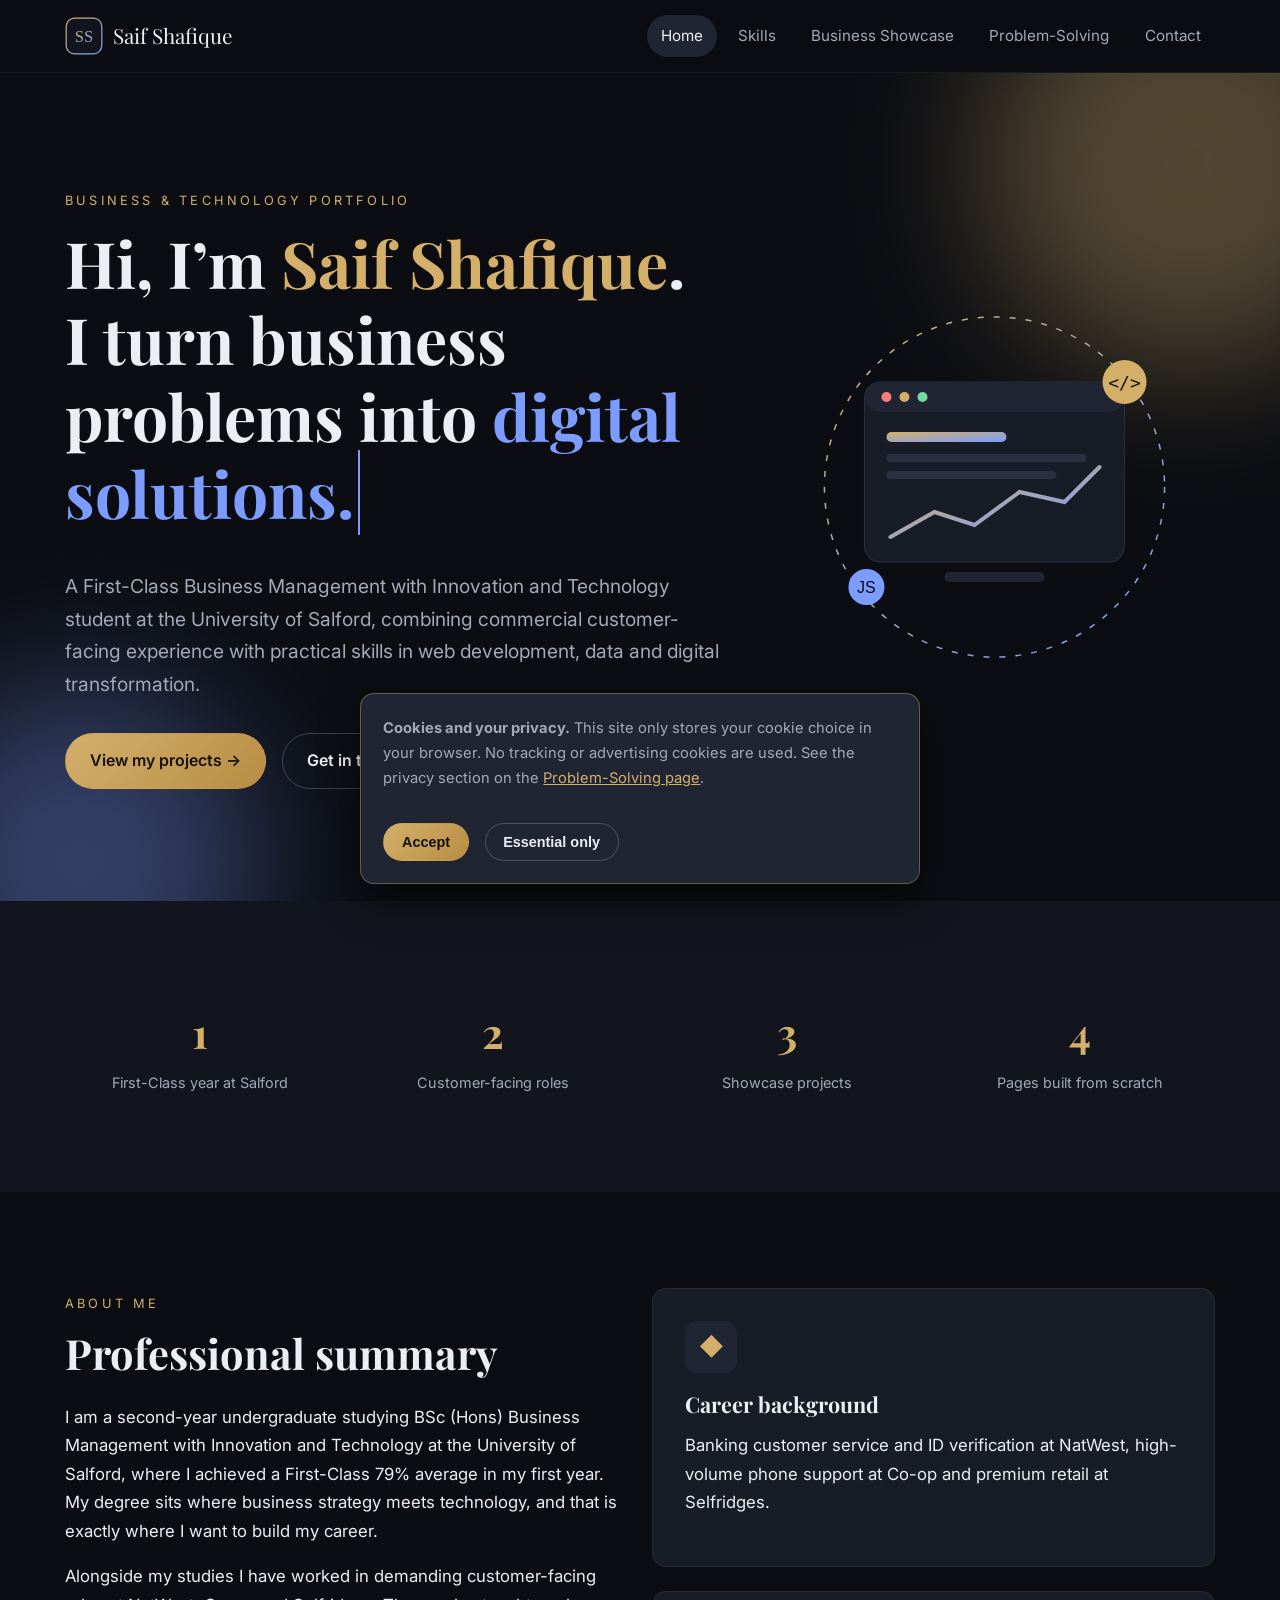
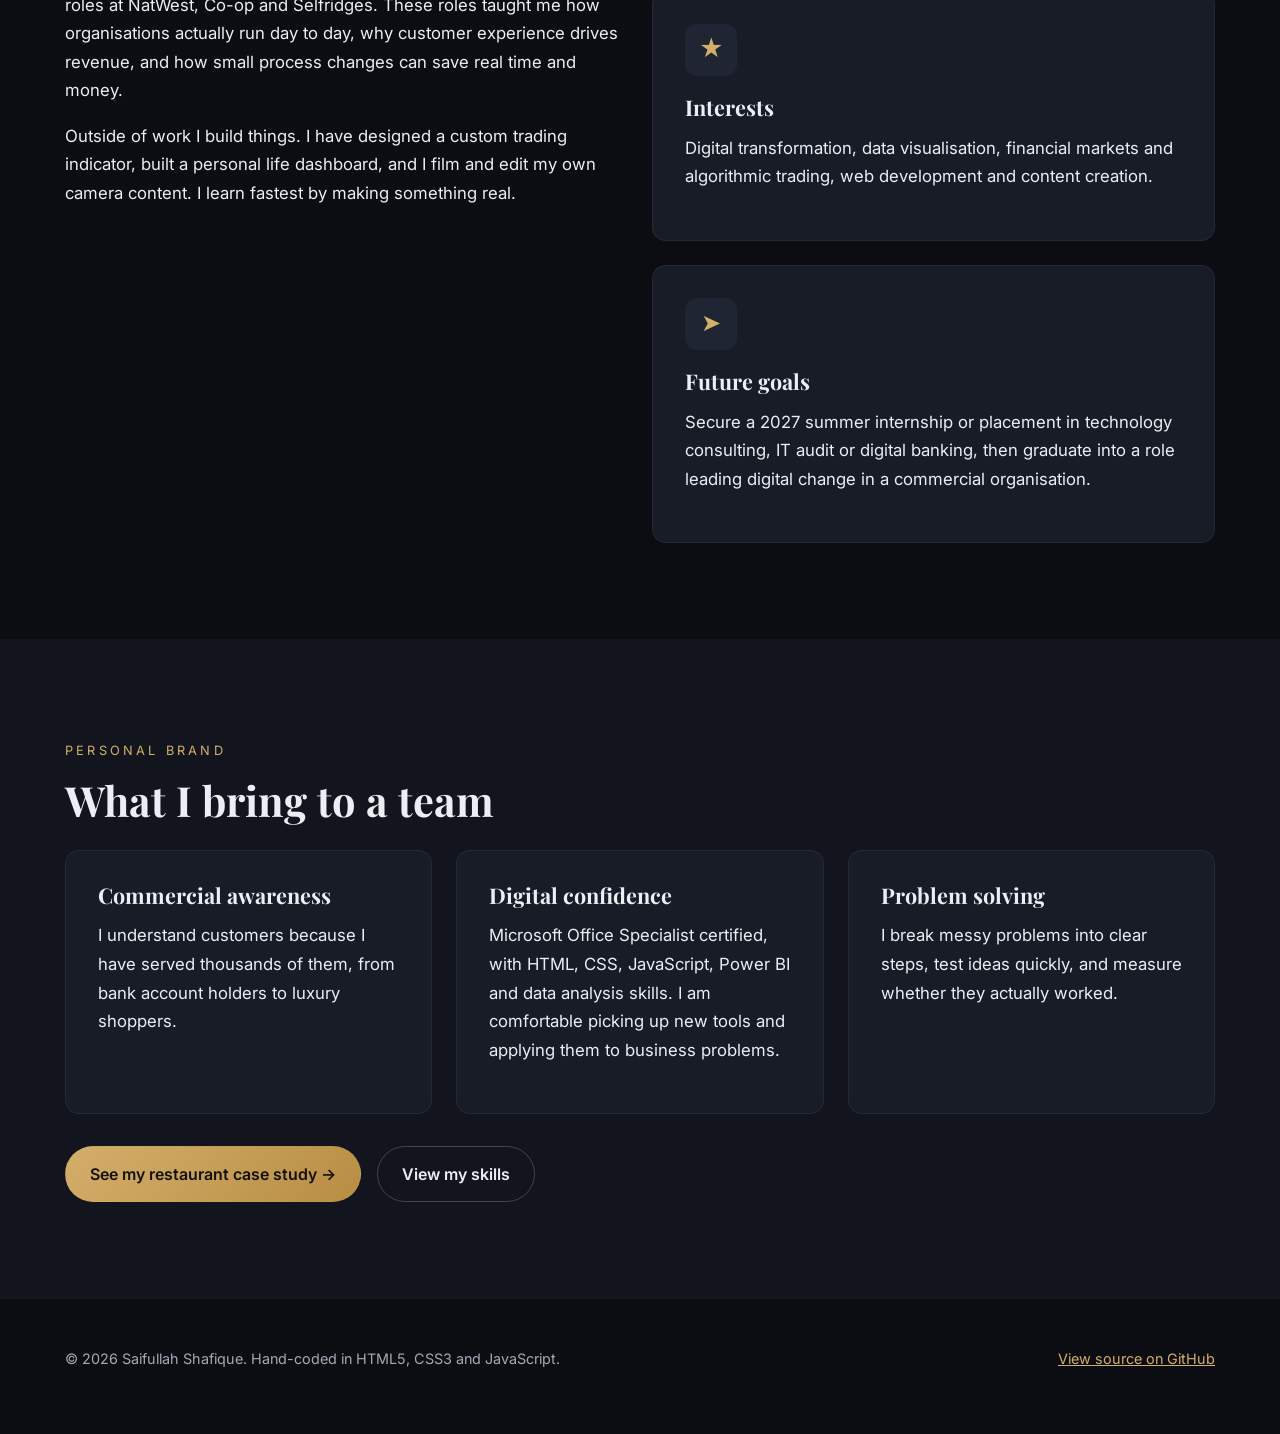
<file: index.html>
<!DOCTYPE html>
<html lang="en-GB">
<head>
  <meta charset="UTF-8">
  <meta name="viewport" content="width=device-width, initial-scale=1">
  <meta name="description" content="Portfolio of Saif Shafique, a Business Management with Innovation and Technology student at the University of Salford.">
  <meta name="author" content="Saifullah Shafique">
  <meta name="robots" content="index, follow">
  <link rel="canonical" href="https://sshafique1.github.io/web-app-dev/">
  <!-- Open Graph tags so links shared on LinkedIn and social media show a proper preview -->
  <meta property="og:type" content="website">
  <meta property="og:site_name" content="Saif Shafique Portfolio">
  <meta property="og:title" content="Home | Saif Shafique">
  <meta property="og:description" content="Portfolio of Saif Shafique, a Business Management with Innovation and Technology student at the University of Salford.">
  <meta property="og:url" content="https://sshafique1.github.io/web-app-dev/">
  <meta name="twitter:card" content="summary">
  <title>Home | Saif Shafique</title>
  <link rel="icon" href="images/favicon.svg" type="image/svg+xml">
  <!-- Google Fonts (Playfair Display for headings, Inter for body text) -->
  <link rel="preconnect" href="https://fonts.googleapis.com">
  <link rel="preconnect" href="https://fonts.gstatic.com" crossorigin>
  <link href="https://fonts.googleapis.com/css2?family=Inter:wght@400;600&amp;family=Playfair+Display:wght@500;700&amp;display=swap" rel="stylesheet">
  <!-- one external stylesheet shared by all five pages -->
  <link rel="stylesheet" href="css/style.css">
</head>
<body>
  <a class="skip-link" href="#main">Skip to main content</a>
  <div class="progress-bar" aria-hidden="true"></div>

  <!-- ===== Site header and primary navigation ===== -->
  <header class="site-header">
    <div class="container">
      <nav class="nav" aria-label="Main navigation">
        <a class="brand" href="index.html">
          <img src="images/logo.svg" alt="" width="38" height="38">
          <span>Saif Shafique</span>
        </a>
        <button class="nav-toggle" type="button" aria-expanded="false" aria-controls="nav-links">
          <span></span><span></span><span></span>
          <span class="visually-hidden">Toggle menu</span>
        </button>
        <ul class="nav-links" id="nav-links">
          <li><a href="index.html" aria-current="page">Home</a></li>
          <li><a href="skills.html">Skills</a></li>
          <li><a href="showcase.html">Business Showcase</a></li>
          <li><a href="solution.html">Problem-Solving</a></li>
          <li><a href="contact.html">Contact</a></li>
        </ul>
      </nav>
    </div>
  </header>

  <main id="main">
    <!-- ===== Hero ===== -->
    <section class="hero" aria-labelledby="hero-title">
      <div class="orb orb-1" aria-hidden="true"></div>
      <div class="orb orb-2" aria-hidden="true"></div>
      <div class="container hero-grid">
        <div>
          <span class="eyebrow reveal">Business &amp; Technology Portfolio</span>
          <h1 id="hero-title" class="reveal reveal-delay-1">Hi, I&rsquo;m <span class="gold">Saif Shafique</span>.<br>I turn business problems into <span class="typed" data-words='["digital solutions.","clean websites.","data insights.","better customer experiences."]'>digital solutions.</span></h1>
          <p class="lead reveal reveal-delay-2">A First-Class Business Management with Innovation and Technology student at the University of Salford, combining commercial customer-facing experience with practical skills in web development, data and digital transformation.</p>
          <div class="btn-row reveal reveal-delay-3">
            <a class="btn btn-primary" href="showcase.html">View my projects &rarr;</a>
            <a class="btn btn-ghost" href="contact.html">Get in touch</a>
          </div>
        </div>
        <div class="hero-visual reveal reveal-delay-2">
          <img src="images/hero-illustration.svg" alt="Illustration of a browser window showing code and a rising data chart" width="400" height="400">
        </div>
      </div>
    </section>

    <!-- ===== Quick stats ===== -->
    <section class="section section-alt" aria-label="Highlights">
      <div class="container stats">
        <div class="stat reveal"><strong data-count="1">0</strong><span>First-Class year at Salford</span></div>
        <div class="stat reveal reveal-delay-1"><strong data-count="3">0</strong><span>Customer-facing roles</span></div>
        <div class="stat reveal reveal-delay-2"><strong data-count="4">0</strong><span>Showcase projects</span></div>
        <div class="stat reveal reveal-delay-3"><strong data-count="5">0</strong><span>Pages built from scratch</span></div>
      </div>
    </section>

    <!-- ===== Professional summary ===== -->
    <section class="section" aria-labelledby="about-title">
      <div class="container grid grid-2">
        <div class="reveal">
          <span class="eyebrow">About me</span>
          <h2 id="about-title">Professional summary</h2>
          <p>I am a second-year undergraduate studying BSc (Hons) Business Management with Innovation and Technology at the University of Salford, where I achieved a First-Class 79% average in my first year. My degree sits where business strategy meets technology, and that is exactly where I want to build my career.</p>
          <p>Alongside my studies I have worked in demanding customer-facing roles at NatWest, Co-op and Selfridges. These roles taught me how organisations actually run day to day, why customer experience drives revenue, and how small process changes can save real time and money.</p>
          <p>Outside of work I build things. I have designed a custom trading indicator, built a personal life dashboard, and I film and edit my own camera content. I learn fastest by making something real.</p>
        </div>
        <div class="grid">
          <article class="card reveal reveal-delay-1">
            <div class="icon" aria-hidden="true">&#9670;</div>
            <h3>Career background</h3>
            <p>Banking customer service and ID verification at NatWest, high-volume phone support at Co-op and premium retail at Selfridges.</p>
          </article>
          <article class="card reveal reveal-delay-2">
            <div class="icon" aria-hidden="true">&#9733;</div>
            <h3>Interests</h3>
            <p>Digital transformation, data visualisation, financial markets and algorithmic trading, web development and content creation.</p>
          </article>
          <article class="card reveal reveal-delay-3">
            <div class="icon" aria-hidden="true">&#10148;</div>
            <h3>Future goals</h3>
            <p>Secure a 2027 summer internship or placement in technology consulting, IT audit or digital banking, then graduate into a role leading digital change in a commercial organisation.</p>
          </article>
        </div>
      </div>
    </section>

    <!-- ===== What I bring ===== -->
    <section class="section section-alt" aria-labelledby="bring-title">
      <div class="container">
        <span class="eyebrow reveal">Personal brand</span>
        <h2 id="bring-title" class="reveal">What I bring to a team</h2>
        <div class="grid grid-3">
          <article class="card reveal"><h3>Commercial awareness</h3><p>I understand customers because I have served thousands of them, from bank account holders to luxury shoppers.</p></article>
          <article class="card reveal reveal-delay-1"><h3>Digital confidence</h3><p>Microsoft Office Specialist certified, with HTML, CSS, JavaScript, Power BI and data analysis skills. I am comfortable picking up new tools and applying them to business problems.</p></article>
          <article class="card reveal reveal-delay-2"><h3>Problem solving</h3><p>I break messy problems into clear steps, test ideas quickly, and measure whether they actually worked.</p></article>
        </div>
        <div class="btn-row reveal">
          <a class="btn btn-primary" href="solution.html">See my restaurant case study &rarr;</a>
          <a class="btn btn-ghost" href="skills.html">View my skills</a>
        </div>
      </div>
    </section>
  </main>

  <!-- ===== Footer ===== -->
  <footer class="site-footer">
    <div class="container footer-inner">
      <p>&copy; <span class="year">2026</span> Saifullah Shafique. Hand-coded in HTML5, CSS3 and JavaScript.</p>
      <p><a href="https://github.com/sshafique1/web-app-dev">View source on GitHub</a></p>
    </div>
  </footer>

  <button class="to-top" type="button" aria-label="Back to top">&uarr;</button>

  <!-- ===== Cookie consent notice (GDPR / PECR) ===== -->
  <div class="cookie-banner" role="region" aria-label="Cookie notice">
    <p><strong>Cookies and your privacy.</strong> This site only stores your cookie choice in your browser. No tracking or advertising cookies are used. See the privacy section on the <a href="solution.html#privacy">Problem-Solving page</a>.</p>
    <div class="btn-row">
      <button class="btn btn-primary" type="button" data-cookie="accepted">Accept</button>
      <button class="btn btn-ghost" type="button" data-cookie="essential">Essential only</button>
    </div>
  </div>

  <script src="js/main.js"></script>
</body>
</html>
</file>
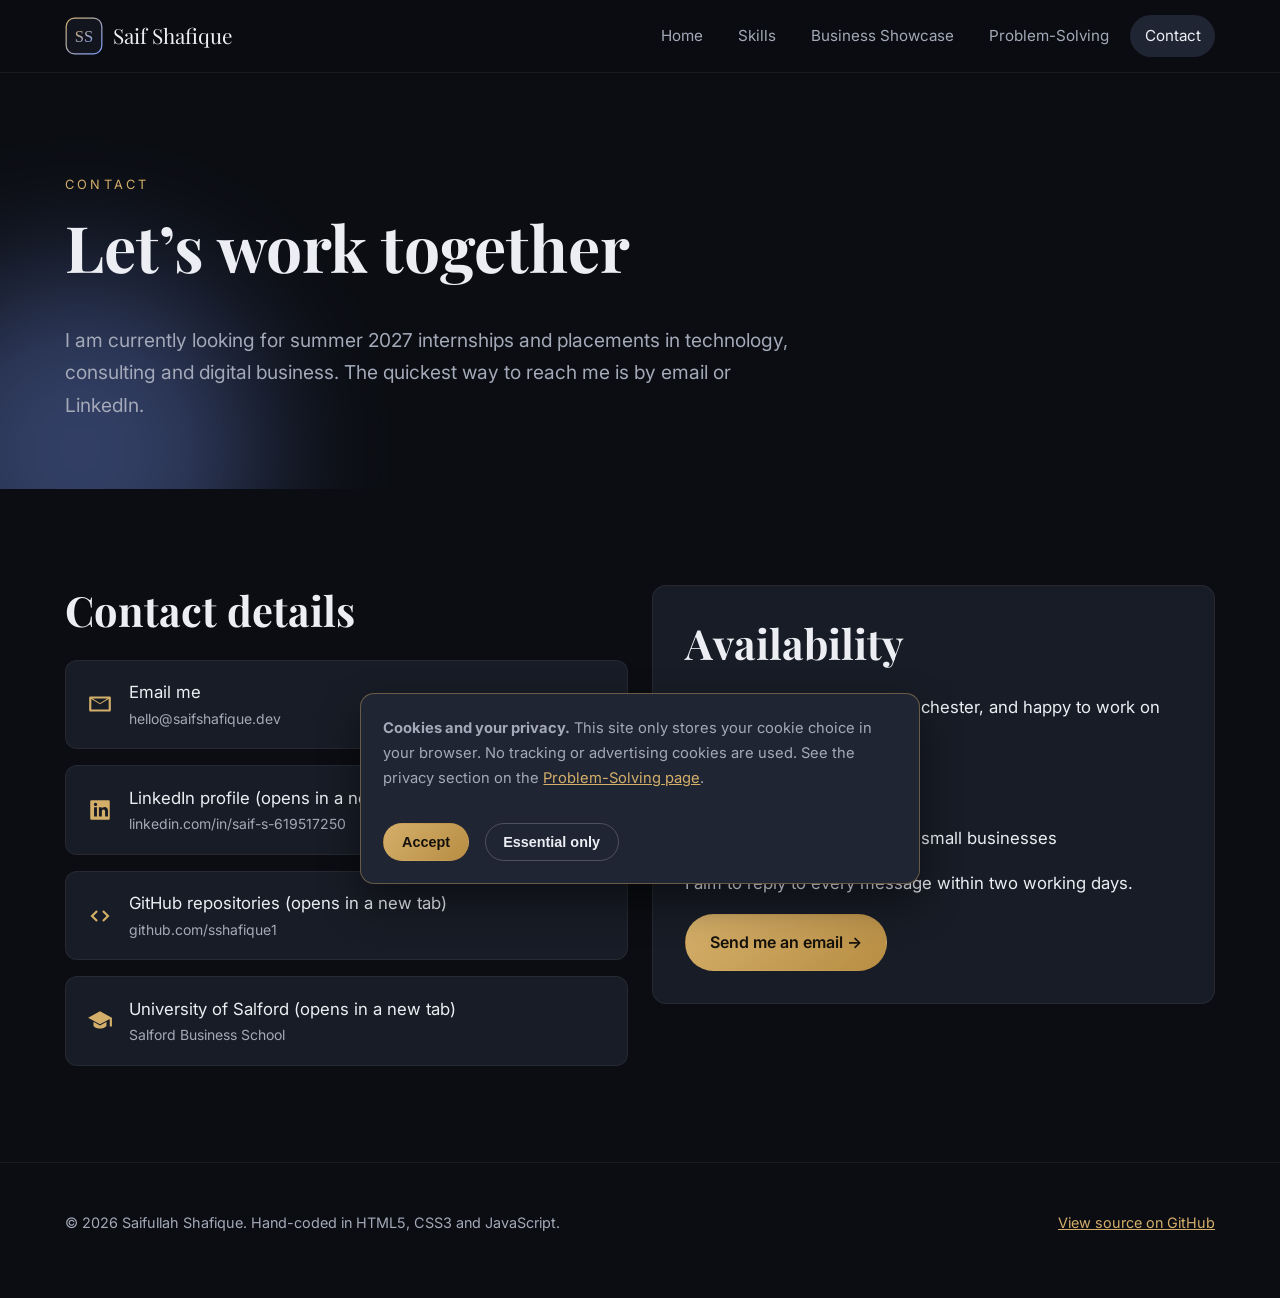
<file: contact.html>
<!DOCTYPE html>
<html lang="en-GB">
<head>
  <meta charset="UTF-8">
  <meta name="viewport" content="width=device-width, initial-scale=1">
  <meta name="description" content="Contact details and professional profiles for Saif Shafique.">
  <meta name="author" content="Saifullah Shafique">
  <meta name="robots" content="index, follow">
  <link rel="canonical" href="https://sshafique1.github.io/web-app-dev/contact.html">
  <!-- Open Graph tags so links shared on LinkedIn and social media show a proper preview -->
  <meta property="og:type" content="website">
  <meta property="og:site_name" content="Saif Shafique Portfolio">
  <meta property="og:title" content="Contact | Saif Shafique">
  <meta property="og:description" content="Contact details and professional profiles for Saif Shafique.">
  <meta property="og:url" content="https://sshafique1.github.io/web-app-dev/contact.html">
  <meta name="twitter:card" content="summary">
  <title>Contact | Saif Shafique</title>
  <link rel="icon" href="images/favicon.svg" type="image/svg+xml">
  <!-- Google Fonts (Playfair Display for headings, Inter for body text) -->
  <link rel="preconnect" href="https://fonts.googleapis.com">
  <link rel="preconnect" href="https://fonts.gstatic.com" crossorigin>
  <link href="https://fonts.googleapis.com/css2?family=Inter:wght@400;600&amp;family=Playfair+Display:wght@500;700&amp;display=swap" rel="stylesheet">
  <!-- one external stylesheet shared by all five pages -->
  <link rel="stylesheet" href="css/style.css">
</head>
<body>
  <a class="skip-link" href="#main">Skip to main content</a>
  <div class="progress-bar" aria-hidden="true"></div>

  <!-- ===== Site header and primary navigation ===== -->
  <header class="site-header">
    <div class="container">
      <nav class="nav" aria-label="Main navigation">
        <a class="brand" href="index.html">
          <img src="images/logo.svg" alt="" width="38" height="38">
          <span>Saif Shafique</span>
        </a>
        <button class="nav-toggle" type="button" aria-expanded="false" aria-controls="nav-links">
          <span></span><span></span><span></span>
          <span class="visually-hidden">Toggle menu</span>
        </button>
        <ul class="nav-links" id="nav-links">
          <li><a href="index.html">Home</a></li>
          <li><a href="skills.html">Skills</a></li>
          <li><a href="showcase.html">Business Showcase</a></li>
          <li><a href="solution.html">Problem-Solving</a></li>
          <li><a href="contact.html" aria-current="page">Contact</a></li>
        </ul>
      </nav>
    </div>
  </header>

  <main id="main">
    <section class="page-hero" aria-labelledby="contact-title">
      <div class="orb orb-2" aria-hidden="true"></div>
      <div class="container">
        <span class="eyebrow reveal">Contact</span>
        <h1 id="contact-title" class="reveal reveal-delay-1">Let&rsquo;s work together</h1>
        <p class="lead reveal reveal-delay-2">I am currently looking for summer 2027 internships and placements in technology, consulting and digital business. The quickest way to reach me is by email or LinkedIn.</p>
      </div>
    </section>

    <section class="section" aria-label="Contact details">
      <div class="container grid grid-2">
        <div class="reveal">
          <h2>Contact details</h2>
          <ul class="link-list">
            <li>
              <a href="mailto:hello@saifshafique.dev">
                <svg viewBox="0 0 24 24" aria-hidden="true"><path d="M3 5h18a1 1 0 0 1 1 1v12a1 1 0 0 1-1 1H3a1 1 0 0 1-1-1V6a1 1 0 0 1 1-1zm9 7.2L4 7.3V17h16V7.3l-8 4.9zM5.2 7l6.8 4.2L18.8 7H5.2z"/></svg>
                <span>Email me<small>hello@saifshafique.dev</small></span>
              </a>
            </li>
            <li>
              <a href="https://www.linkedin.com/in/saif-s-619517250" target="_blank" rel="noopener noreferrer">
                <svg viewBox="0 0 24 24" aria-hidden="true"><path d="M4 3h16a1 1 0 0 1 1 1v16a1 1 0 0 1-1 1H4a1 1 0 0 1-1-1V4a1 1 0 0 1 1-1zm2.5 6.5V18h2.7V9.5H6.5zm1.35-4.2a1.55 1.55 0 1 0 0 3.1 1.55 1.55 0 0 0 0-3.1zM11 9.5V18h2.7v-4.4c0-1.2.4-2.1 1.6-2.1 1.1 0 1.4.9 1.4 2V18h2.7v-5c0-2.6-1.3-3.7-3.2-3.7-1.4 0-2.2.7-2.6 1.4V9.5H11z"/></svg>
                <span>LinkedIn profile (opens in a new tab)<small>linkedin.com/in/saif-s-619517250</small></span>
              </a>
            </li>
            <li>
              <a href="https://github.com/sshafique1" target="_blank" rel="noopener noreferrer">
                <svg viewBox="0 0 24 24" aria-hidden="true"><path d="M8.6 17.4 3.2 12l5.4-5.4 1.4 1.4-4 4 4 4-1.4 1.4zm6.8 0-1.4-1.4 4-4-4-4 1.4-1.4 5.4 5.4-5.4 5.4z"/></svg>
                <span>GitHub repositories (opens in a new tab)<small>github.com/sshafique1</small></span>
              </a>
            </li>
            <li>
              <a href="https://www.salford.ac.uk/" target="_blank" rel="noopener noreferrer">
                <svg viewBox="0 0 24 24" aria-hidden="true"><path d="M12 3 1 9l11 6 9-4.9V17h2V9L12 3zm-6 9.8V16c0 1.7 2.7 3 6 3s6-1.3 6-3v-3.2l-6 3.3-6-3.3z"/></svg>
                <span>University of Salford (opens in a new tab)<small>Salford Business School</small></span>
              </a>
            </li>
          </ul>
        </div>

        <div class="reveal reveal-delay-1">
          <div class="card">
            <h2>Availability</h2>
            <p>Based in Salford, Greater Manchester, and happy to work on site, hybrid or remotely.</p>
            <ul>
              <li>Summer 2027 internships</li>
              <li>Industrial placements</li>
              <li>Freelance web projects for small businesses</li>
            </ul>
            <p>I aim to reply to every message within two working days.</p>
            <a class="btn btn-primary" href="mailto:hello@saifshafique.dev?subject=Opportunity%20for%20Saif%20Shafique">Send me an email &rarr;</a>
          </div>
        </div>
      </div>
    </section>
  </main>

  <!-- ===== Footer ===== -->
  <footer class="site-footer">
    <div class="container footer-inner">
      <p>&copy; <span class="year">2026</span> Saifullah Shafique. Hand-coded in HTML5, CSS3 and JavaScript.</p>
      <p><a href="https://github.com/sshafique1/web-app-dev">View source on GitHub</a></p>
    </div>
  </footer>

  <button class="to-top" type="button" aria-label="Back to top">&uarr;</button>

  <!-- ===== Cookie consent notice (GDPR / PECR) ===== -->
  <div class="cookie-banner" role="region" aria-label="Cookie notice">
    <p><strong>Cookies and your privacy.</strong> This site only stores your cookie choice in your browser. No tracking or advertising cookies are used. See the privacy section on the <a href="solution.html#privacy">Problem-Solving page</a>.</p>
    <div class="btn-row">
      <button class="btn btn-primary" type="button" data-cookie="accepted">Accept</button>
      <button class="btn btn-ghost" type="button" data-cookie="essential">Essential only</button>
    </div>
  </div>

  <script src="js/main.js"></script>
</body>
</html>
</file>
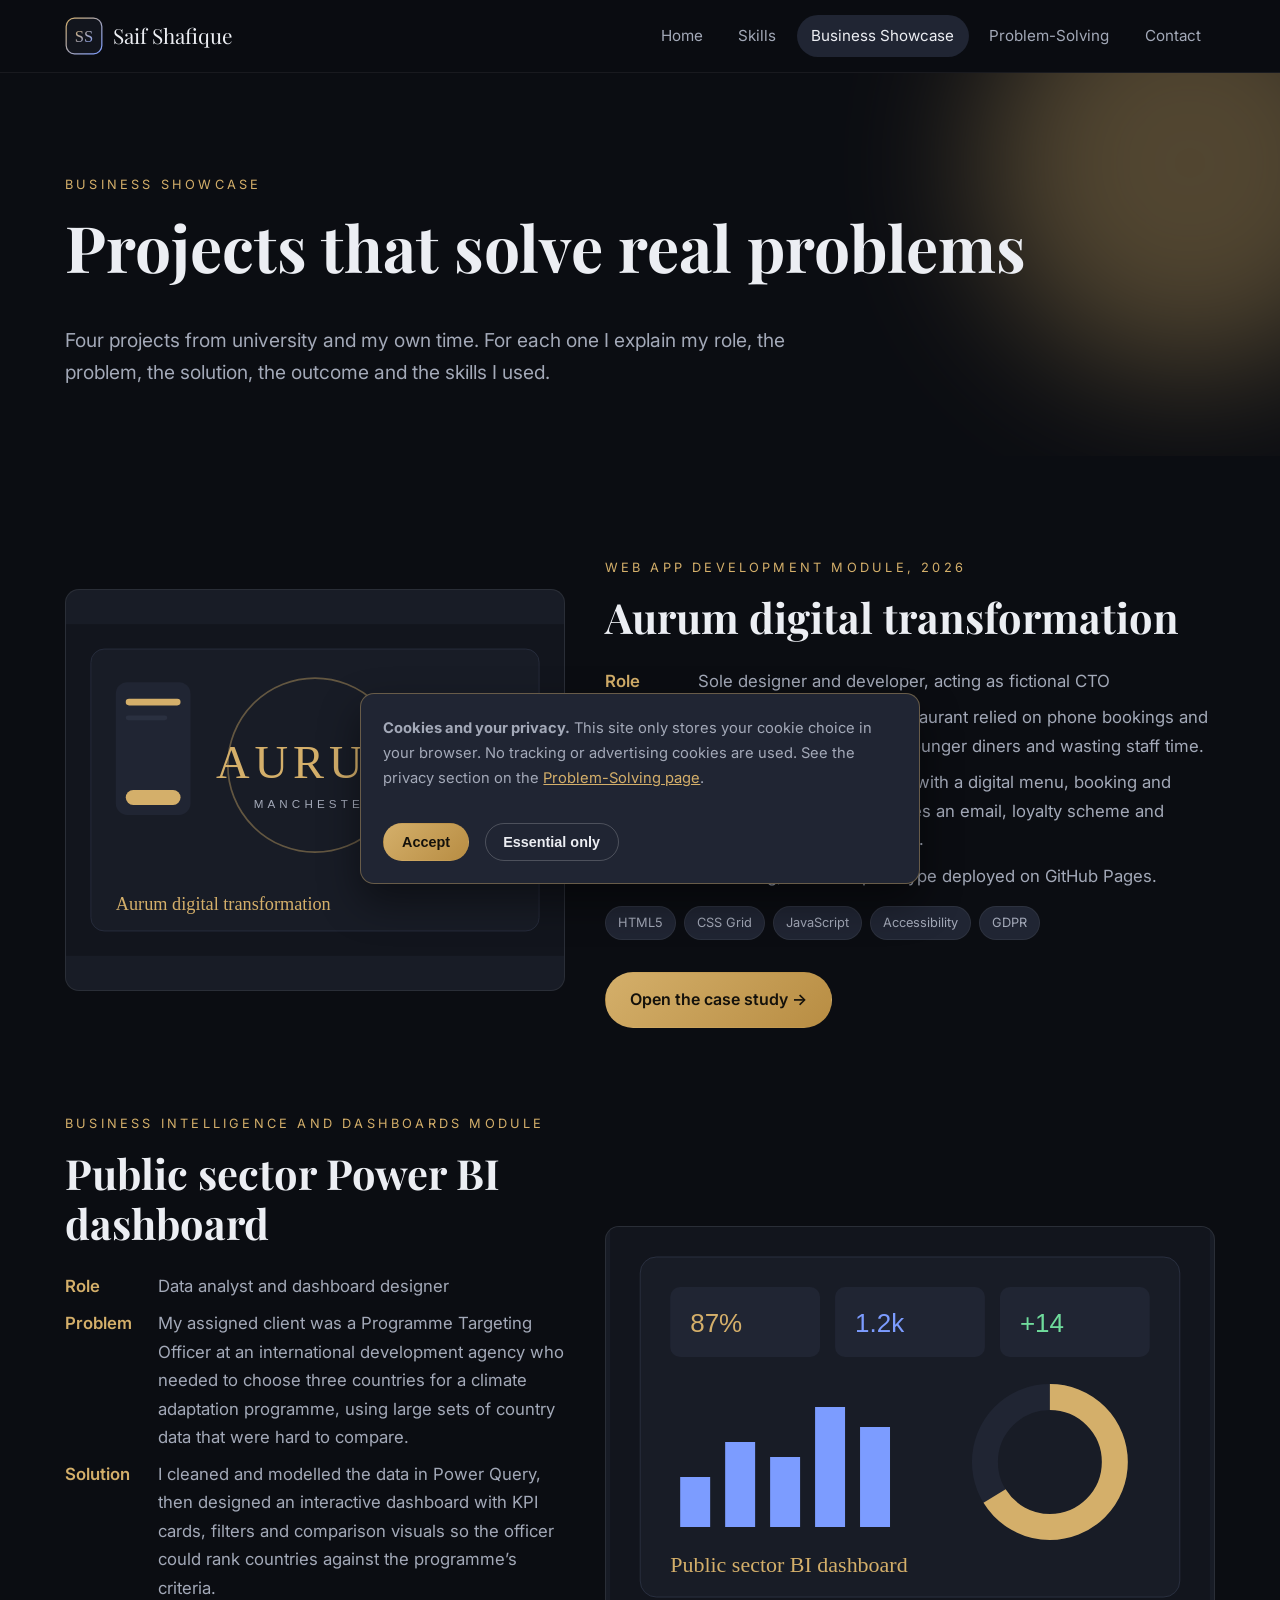
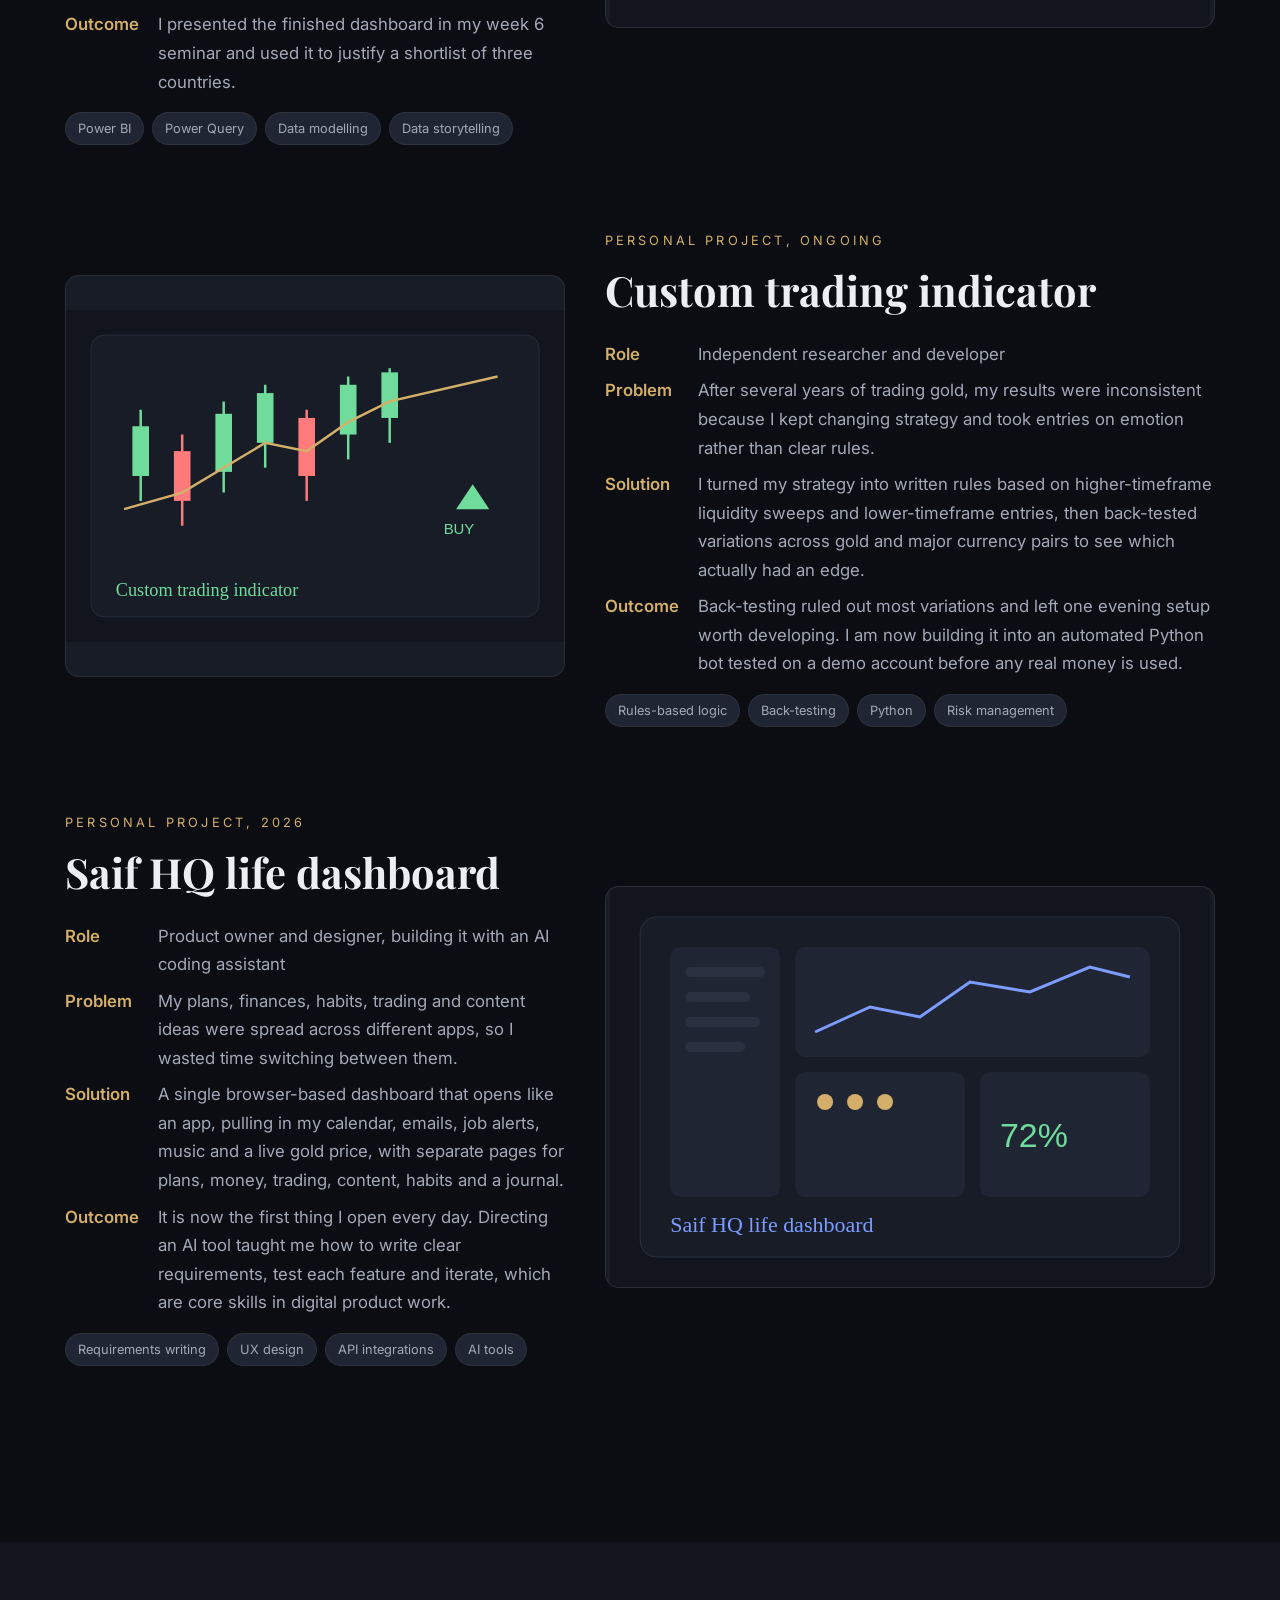
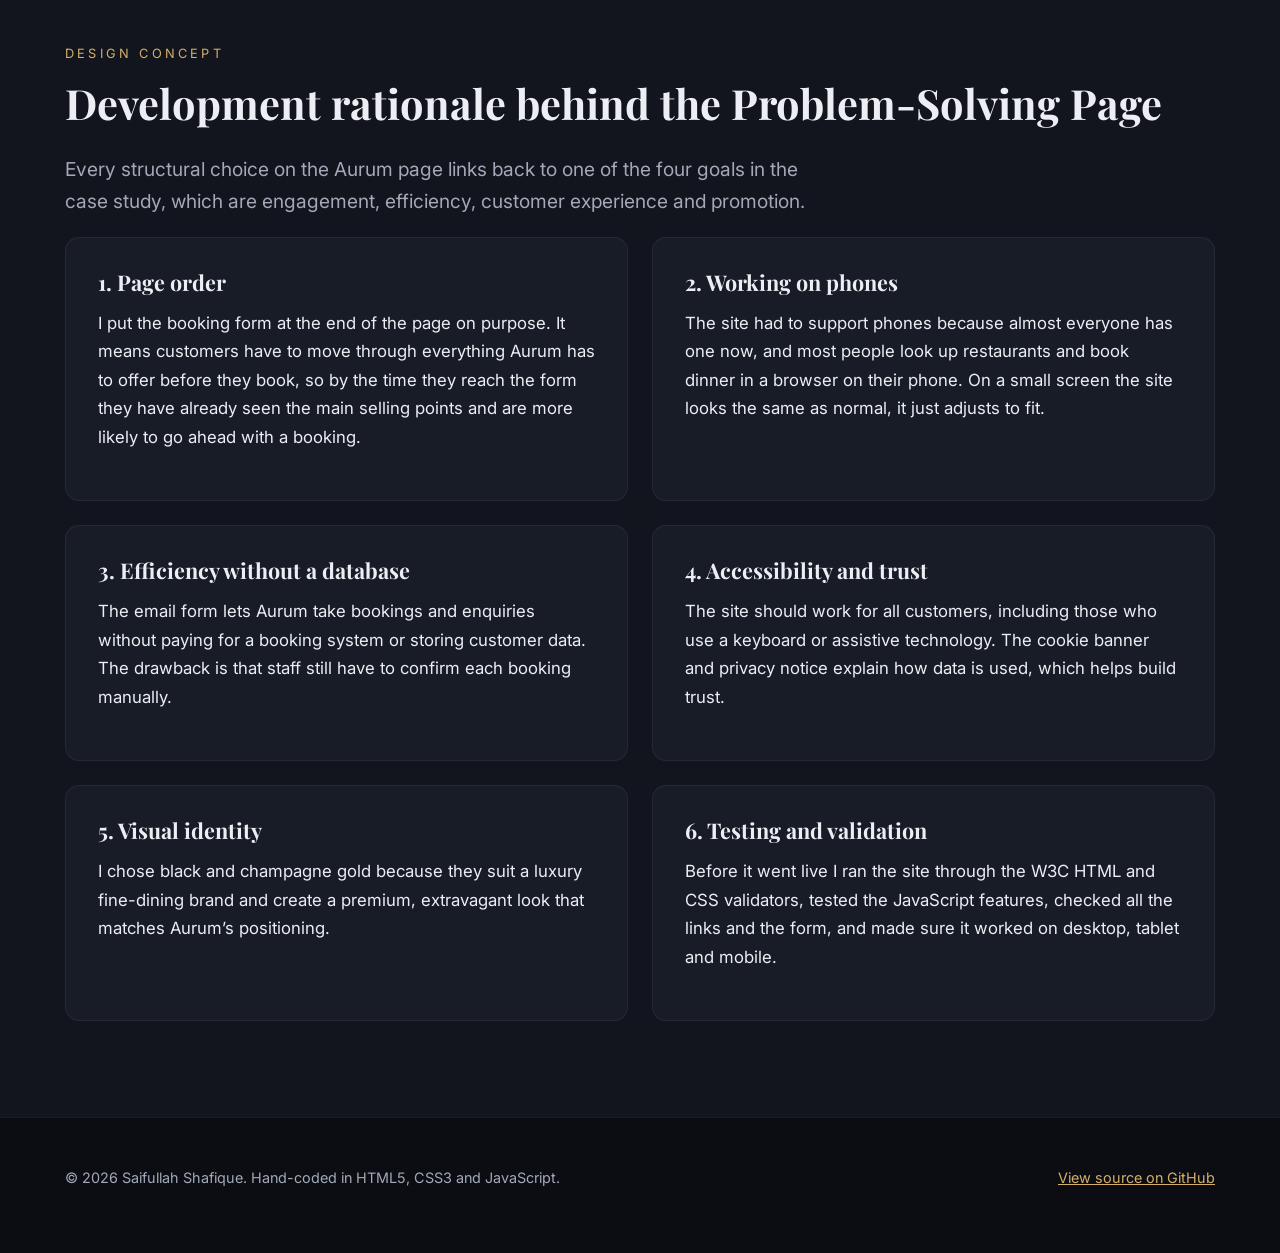
<file: showcase.html>
<!DOCTYPE html>
<html lang="en-GB">
<head>
  <meta charset="UTF-8">
  <meta name="viewport" content="width=device-width, initial-scale=1">
  <meta name="description" content="Projects by Saif Shafique including a restaurant digital transformation, a Power BI dashboard and a trading indicator.">
  <meta name="author" content="Saifullah Shafique">
  <meta name="robots" content="index, follow">
  <link rel="canonical" href="https://sshafique1.github.io/web-app-dev/showcase.html">
  <!-- Open Graph tags so links shared on LinkedIn and social media show a proper preview -->
  <meta property="og:type" content="website">
  <meta property="og:site_name" content="Saif Shafique Portfolio">
  <meta property="og:title" content="Business Showcase | Saif Shafique">
  <meta property="og:description" content="Projects by Saif Shafique including a restaurant digital transformation, a Power BI dashboard and a trading indicator.">
  <meta property="og:url" content="https://sshafique1.github.io/web-app-dev/showcase.html">
  <meta name="twitter:card" content="summary">
  <title>Business Showcase | Saif Shafique</title>
  <link rel="icon" href="images/favicon.svg" type="image/svg+xml">
  <!-- Google Fonts (Playfair Display for headings, Inter for body text) -->
  <link rel="preconnect" href="https://fonts.googleapis.com">
  <link rel="preconnect" href="https://fonts.gstatic.com" crossorigin>
  <link href="https://fonts.googleapis.com/css2?family=Inter:wght@400;600&amp;family=Playfair+Display:wght@500;700&amp;display=swap" rel="stylesheet">
  <!-- one external stylesheet shared by all five pages -->
  <link rel="stylesheet" href="css/style.css">
</head>
<body>
  <a class="skip-link" href="#main">Skip to main content</a>
  <div class="progress-bar" aria-hidden="true"></div>

  <!-- ===== Site header and primary navigation ===== -->
  <header class="site-header">
    <div class="container">
      <nav class="nav" aria-label="Main navigation">
        <a class="brand" href="index.html">
          <img src="images/logo.svg" alt="" width="38" height="38">
          <span>Saif Shafique</span>
        </a>
        <button class="nav-toggle" type="button" aria-expanded="false" aria-controls="nav-links">
          <span></span><span></span><span></span>
          <span class="visually-hidden">Toggle menu</span>
        </button>
        <ul class="nav-links" id="nav-links">
          <li><a href="index.html">Home</a></li>
          <li><a href="skills.html">Skills</a></li>
          <li><a href="showcase.html" aria-current="page">Business Showcase</a></li>
          <li><a href="solution.html">Problem-Solving</a></li>
          <li><a href="contact.html">Contact</a></li>
        </ul>
      </nav>
    </div>
  </header>

  <main id="main">
    <section class="page-hero" aria-labelledby="show-title">
      <div class="orb orb-1" aria-hidden="true"></div>
      <div class="container">
        <span class="eyebrow reveal">Business showcase</span>
        <h1 id="show-title" class="reveal reveal-delay-1">Projects that solve real problems</h1>
        <p class="lead reveal reveal-delay-2">Four projects from university and my own time. For each one I explain my role, the problem, the solution, the outcome and the skills I used.</p>
      </div>
    </section>

    <section class="section" aria-label="Projects">
      <div class="container">

        <!-- Project 1 - Aurum (development rationale for the Problem-Solving Page) -->
        <article class="project reveal" id="aurum">
          <div class="project-media"><img src="images/project-aurum.svg" alt="Aurum restaurant logo beside a mobile booking screen" width="600" height="400" loading="lazy"></div>
          <div>
            <span class="eyebrow">Web App Development module, 2026</span>
            <h2>Aurum digital transformation</h2>
            <dl>
              <dt>Role</dt><dd>Sole designer and developer, acting as fictional CTO</dd>
              <dt>Problem</dt><dd>A high-end Manchester restaurant relied on phone bookings and a static menu PDF, losing younger diners and wasting staff time.</dd>
              <dt>Solution</dt><dd>A mobile-first web solution with a digital menu, booking and feedback form that generates an email, loyalty scheme and GDPR-aware privacy design.</dd>
              <dt>Outcome</dt><dd>A working, validated prototype deployed on GitHub Pages.</dd>
            </dl>
            <ul class="tag-list"><li>HTML5</li><li>CSS Grid</li><li>JavaScript</li><li>Accessibility</li><li>GDPR</li></ul>
            <div class="btn-row"><a class="btn btn-primary" href="solution.html">Open the case study &rarr;</a></div>
          </div>
        </article>

        <!-- Project 2 - Power BI -->
        <article class="project reveal">
          <div class="project-media"><img src="images/project-powerbi.svg" alt="Dashboard with KPI cards, a bar chart and a donut chart" width="600" height="400" loading="lazy"></div>
          <div>
            <span class="eyebrow">Business Intelligence and Dashboards module</span>
            <h2>Public sector Power BI dashboard</h2>
            <dl>
              <dt>Role</dt><dd>Data analyst and dashboard designer</dd>
              <dt>Problem</dt><dd>My assigned client was a Programme Targeting Officer at an international development agency who needed to choose three countries for a climate adaptation programme, using large sets of country data that were hard to compare.</dd>
              <dt>Solution</dt><dd>I cleaned and modelled the data in Power Query, then designed an interactive dashboard with KPI cards, filters and comparison visuals so the officer could rank countries against the programme&rsquo;s criteria.</dd>
              <dt>Outcome</dt><dd>I presented the finished dashboard in my week 6 seminar and used it to justify a shortlist of three countries.</dd>
            </dl>
            <ul class="tag-list"><li>Power BI</li><li>Power Query</li><li>Data modelling</li><li>Data storytelling</li></ul>
          </div>
        </article>

        <!-- Project 3 - Trading indicator -->
        <article class="project reveal">
          <div class="project-media"><img src="images/project-trading.svg" alt="Candlestick chart with a gold trend line and a buy signal" width="600" height="400" loading="lazy"></div>
          <div>
            <span class="eyebrow">Personal project, ongoing</span>
            <h2>Custom trading indicator</h2>
            <dl>
              <dt>Role</dt><dd>Independent researcher and developer</dd>
              <dt>Problem</dt><dd>After several years of trading gold, my results were inconsistent because I kept changing strategy and took entries on emotion rather than clear rules.</dd>
              <dt>Solution</dt><dd>I turned my strategy into written rules based on higher-timeframe liquidity sweeps and lower-timeframe entries, then back-tested variations across gold and major currency pairs to see which actually had an edge.</dd>
              <dt>Outcome</dt><dd>Back-testing ruled out most variations and left one evening setup worth developing. I am now building it into an automated Python bot tested on a demo account before any real money is used.</dd>
            </dl>
            <ul class="tag-list"><li>Rules-based logic</li><li>Back-testing</li><li>Python</li><li>Risk management</li></ul>
          </div>
        </article>

        <!-- Project 4 - Saif HQ -->
        <article class="project reveal">
          <div class="project-media"><img src="images/project-hq.svg" alt="Personal dashboard layout with sidebar, line chart and progress widgets" width="600" height="400" loading="lazy"></div>
          <div>
            <span class="eyebrow">Personal project, 2026</span>
            <h2>Saif HQ life dashboard</h2>
            <dl>
              <dt>Role</dt><dd>Product owner and designer, building it with an AI coding assistant</dd>
              <dt>Problem</dt><dd>My plans, finances, habits, trading and content ideas were spread across different apps, so I wasted time switching between them.</dd>
              <dt>Solution</dt><dd>A single browser-based dashboard that opens like an app, pulling in my calendar, emails, job alerts, music and a live gold price, with separate pages for plans, money, trading, content, habits and a journal.</dd>
              <dt>Outcome</dt><dd>It is now the first thing I open every day. Directing an AI tool taught me how to write clear requirements, test each feature and iterate, which are core skills in digital product work.</dd>
            </dl>
            <ul class="tag-list"><li>Requirements writing</li><li>UX design</li><li>API integrations</li><li>AI tools</li></ul>
          </div>
        </article>
      </div>
    </section>

    <!-- ===== Development rationale ===== -->
    <section class="section section-alt" aria-labelledby="rationale-title">
      <div class="container">
        <span class="eyebrow reveal">Design concept</span>
        <h2 id="rationale-title" class="reveal">Development rationale behind the Problem-Solving Page</h2>
        <p class="lead reveal">Every structural choice on the Aurum page links back to one of the four goals in the case study, which are engagement, efficiency, customer experience and promotion.</p>
        <div class="grid grid-2">
          <article class="card reveal">
            <h3>1. Page order</h3>
            <p>I put the booking form at the end of the page on purpose. It means customers have to move through everything Aurum has to offer before they book, so by the time they reach the form they have already seen the main selling points and are more likely to go ahead with a booking.</p>
          </article>
          <article class="card reveal reveal-delay-1">
            <h3>2. Working on phones</h3>
            <p>The site had to support phones because almost everyone has one now, and most people look up restaurants and book dinner in a browser on their phone. On a small screen the site looks the same as normal, it just adjusts to fit.</p>
          </article>
          <article class="card reveal">
            <h3>3. Efficiency without a database</h3>
            <p>The email form lets Aurum take bookings and enquiries without paying for a booking system or storing customer data. The drawback is that staff still have to confirm each booking manually.</p>
          </article>
          <article class="card reveal reveal-delay-1">
            <h3>4. Accessibility and trust</h3>
            <p>The site should work for all customers, including those who use a keyboard or assistive technology. The cookie banner and privacy notice explain how data is used, which helps build trust.</p>
          </article>
          <article class="card reveal">
            <h3>5. Visual identity</h3>
            <p>I chose black and champagne gold because they suit a luxury fine-dining brand and create a premium, extravagant look that matches Aurum&rsquo;s positioning.</p>
          </article>
          <article class="card reveal reveal-delay-1">
            <h3>6. Testing and validation</h3>
            <p>Before it went live I ran the site through the W3C HTML and CSS validators, tested the JavaScript features, checked all the links and the form, and made sure it worked on desktop, tablet and mobile.</p>
          </article>
        </div>
      </div>
    </section>
  </main>

  <!-- ===== Footer ===== -->
  <footer class="site-footer">
    <div class="container footer-inner">
      <p>&copy; <span class="year">2026</span> Saifullah Shafique. Hand-coded in HTML5, CSS3 and JavaScript.</p>
      <p><a href="https://github.com/sshafique1/web-app-dev">View source on GitHub</a></p>
    </div>
  </footer>

  <button class="to-top" type="button" aria-label="Back to top">&uarr;</button>

  <!-- ===== Cookie consent notice (GDPR / PECR) ===== -->
  <div class="cookie-banner" role="region" aria-label="Cookie notice">
    <p><strong>Cookies and your privacy.</strong> This site only stores your cookie choice in your browser. No tracking or advertising cookies are used. See the privacy section on the <a href="solution.html#privacy">Problem-Solving page</a>.</p>
    <div class="btn-row">
      <button class="btn btn-primary" type="button" data-cookie="accepted">Accept</button>
      <button class="btn btn-ghost" type="button" data-cookie="essential">Essential only</button>
    </div>
  </div>

  <script src="js/main.js"></script>
</body>
</html>
</file>
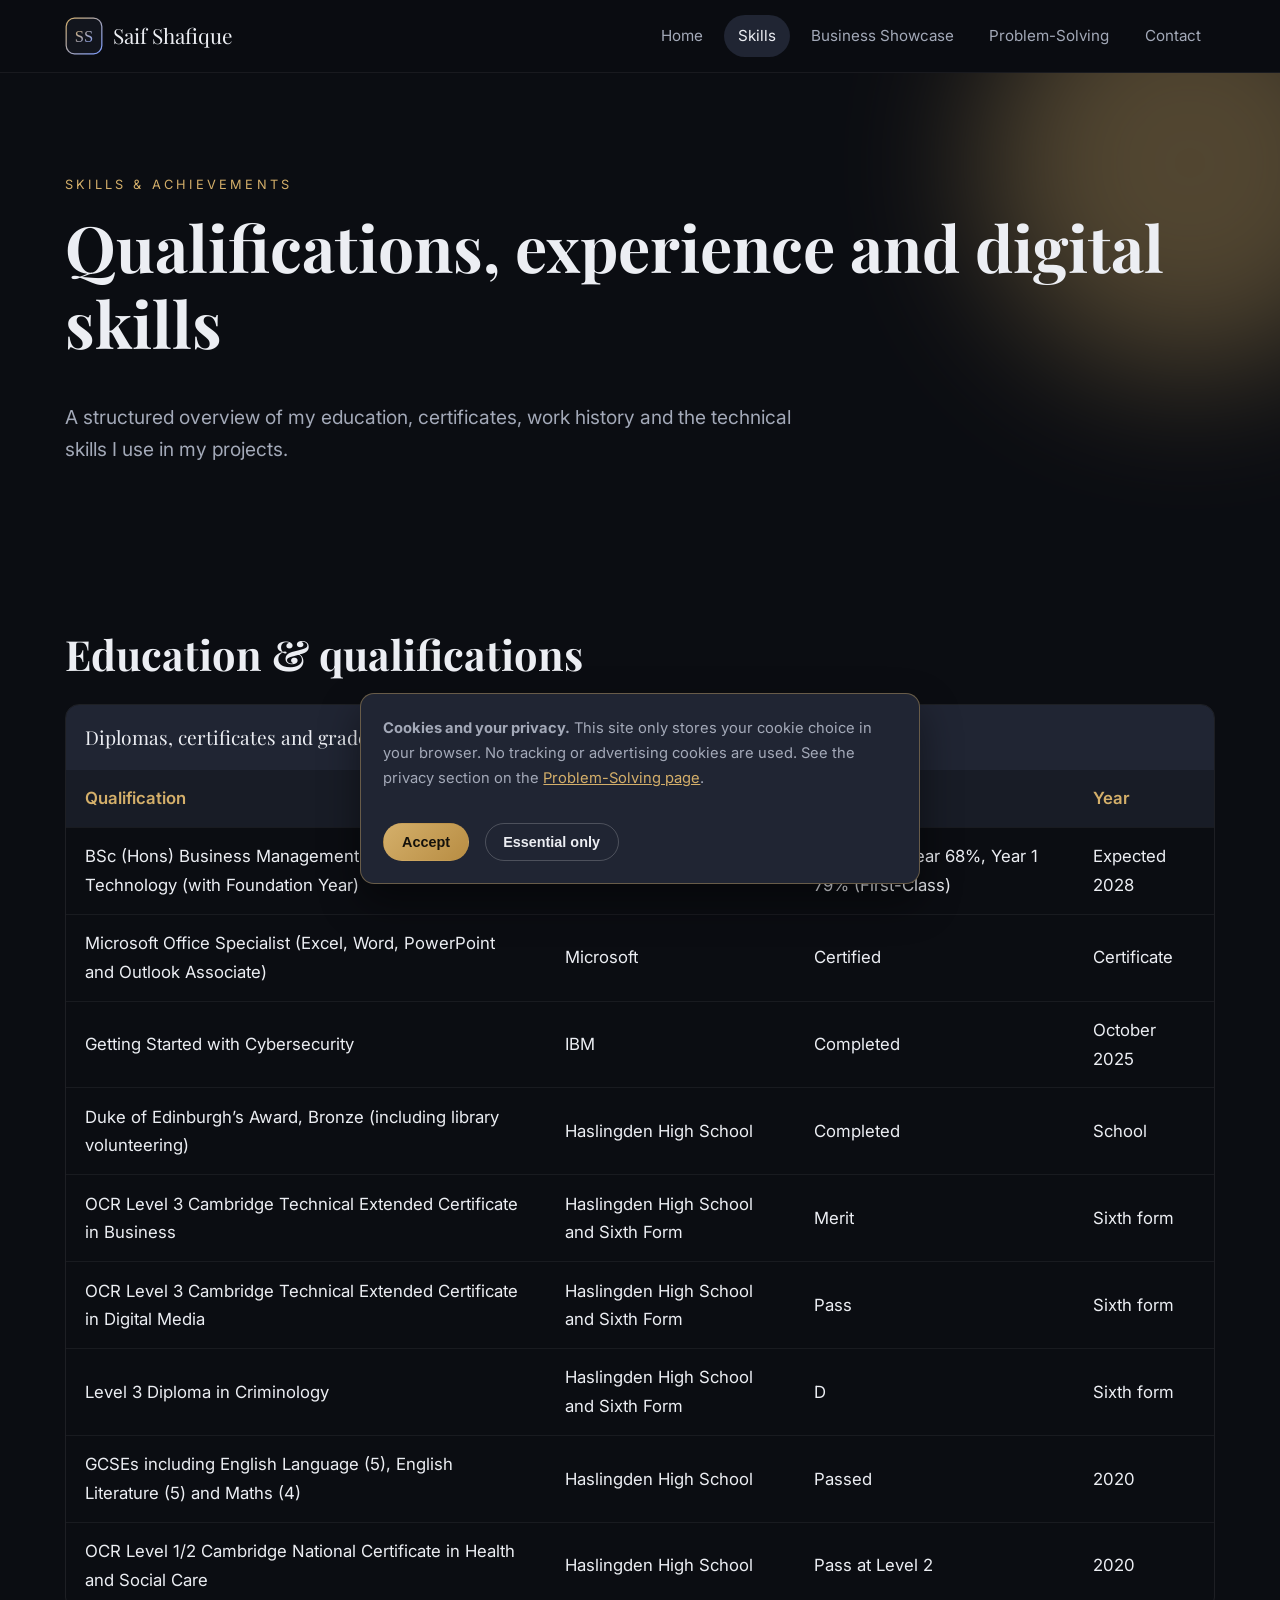
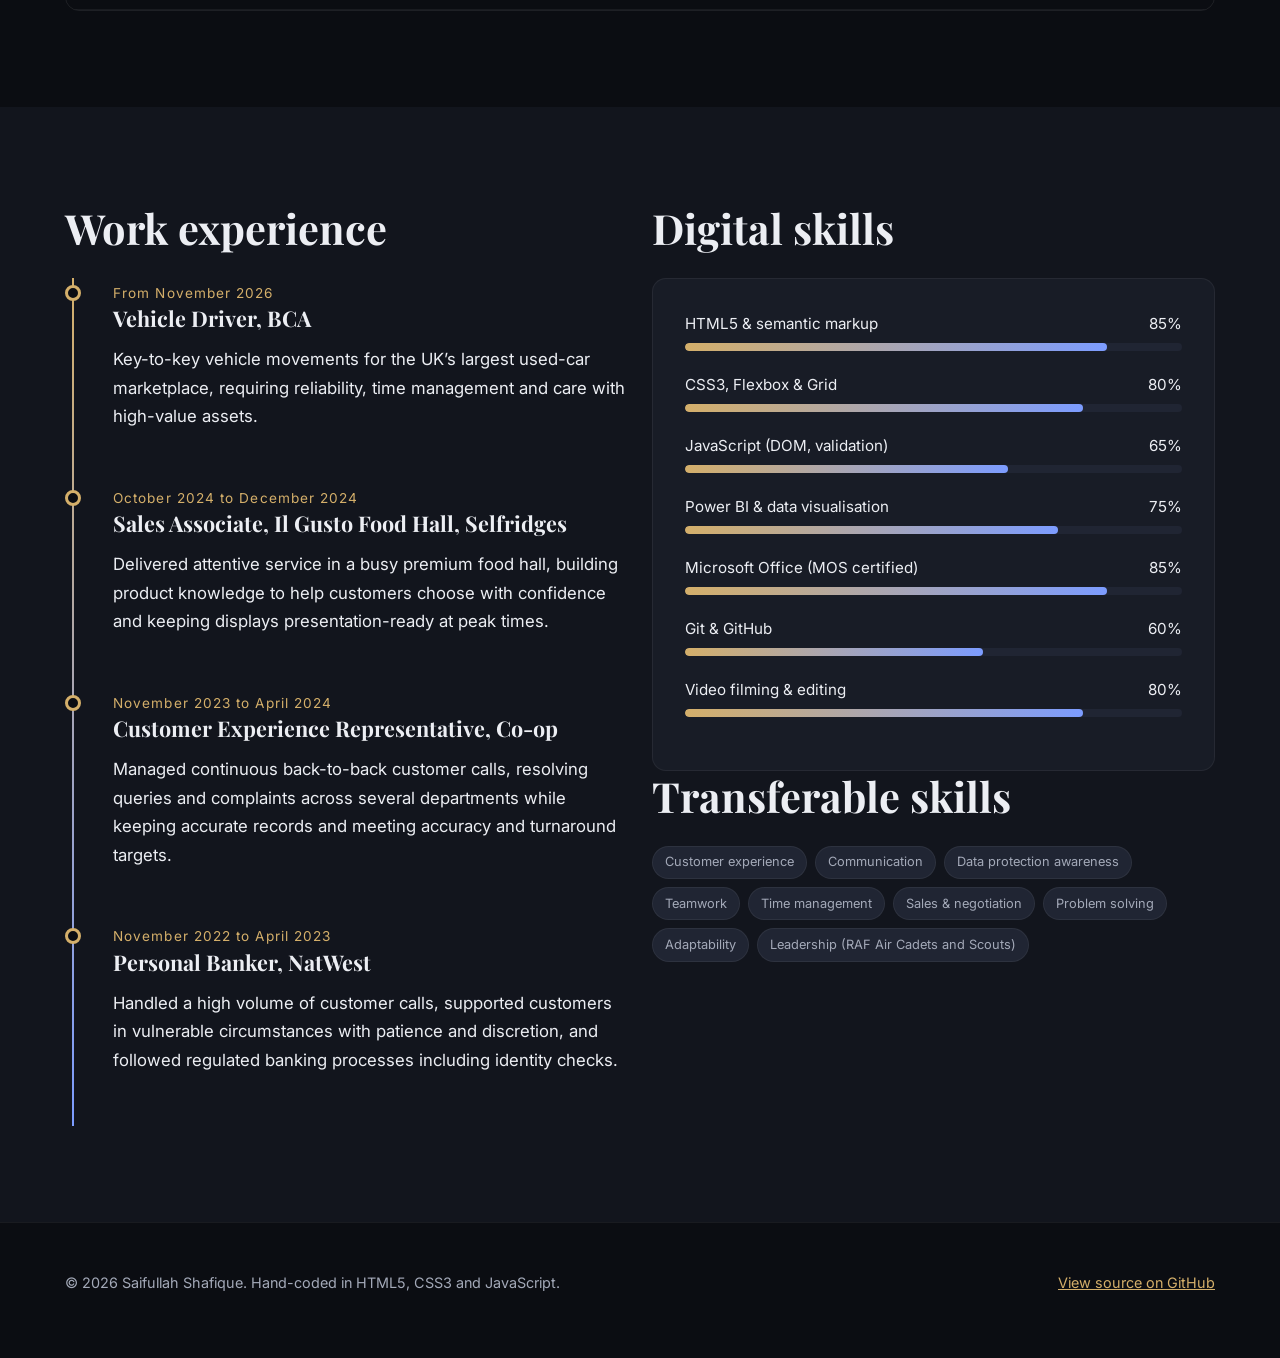
<file: skills.html>
<!DOCTYPE html>
<html lang="en-GB">
<head>
  <meta charset="UTF-8">
  <meta name="viewport" content="width=device-width, initial-scale=1">
  <meta name="description" content="Qualifications, certificates, work experience and digital skills of Saif Shafique.">
  <meta name="author" content="Saifullah Shafique">
  <meta name="robots" content="index, follow">
  <link rel="canonical" href="https://sshafique1.github.io/web-app-dev/skills.html">
  <!-- Open Graph tags so links shared on LinkedIn and social media show a proper preview -->
  <meta property="og:type" content="website">
  <meta property="og:site_name" content="Saif Shafique Portfolio">
  <meta property="og:title" content="Skills | Saif Shafique">
  <meta property="og:description" content="Qualifications, certificates, work experience and digital skills of Saif Shafique.">
  <meta property="og:url" content="https://sshafique1.github.io/web-app-dev/skills.html">
  <meta name="twitter:card" content="summary">
  <title>Skills | Saif Shafique</title>
  <link rel="icon" href="images/favicon.svg" type="image/svg+xml">
  <!-- Google Fonts (Playfair Display for headings, Inter for body text) -->
  <link rel="preconnect" href="https://fonts.googleapis.com">
  <link rel="preconnect" href="https://fonts.gstatic.com" crossorigin>
  <link href="https://fonts.googleapis.com/css2?family=Inter:wght@400;600&amp;family=Playfair+Display:wght@500;700&amp;display=swap" rel="stylesheet">
  <!-- one external stylesheet shared by all five pages -->
  <link rel="stylesheet" href="css/style.css">
</head>
<body>
  <a class="skip-link" href="#main">Skip to main content</a>
  <div class="progress-bar" aria-hidden="true"></div>

  <!-- ===== Site header and primary navigation ===== -->
  <header class="site-header">
    <div class="container">
      <nav class="nav" aria-label="Main navigation">
        <a class="brand" href="index.html">
          <img src="images/logo.svg" alt="" width="38" height="38">
          <span>Saif Shafique</span>
        </a>
        <button class="nav-toggle" type="button" aria-expanded="false" aria-controls="nav-links">
          <span></span><span></span><span></span>
          <span class="visually-hidden">Toggle menu</span>
        </button>
        <ul class="nav-links" id="nav-links">
          <li><a href="index.html">Home</a></li>
          <li><a href="skills.html" aria-current="page">Skills</a></li>
          <li><a href="showcase.html">Business Showcase</a></li>
          <li><a href="solution.html">Problem-Solving</a></li>
          <li><a href="contact.html">Contact</a></li>
        </ul>
      </nav>
    </div>
  </header>

  <main id="main">
    <section class="page-hero" aria-labelledby="skills-title">
      <div class="orb orb-1" aria-hidden="true"></div>
      <div class="container">
        <span class="eyebrow reveal">Skills &amp; achievements</span>
        <h1 id="skills-title" class="reveal reveal-delay-1">Qualifications, experience and digital skills</h1>
        <p class="lead reveal reveal-delay-2">A structured overview of my education, certificates, work history and the technical skills I use in my projects.</p>
      </div>
    </section>

    <!-- ===== Education table ===== -->
    <section class="section" aria-labelledby="edu-title">
      <div class="container">
        <h2 id="edu-title" class="reveal">Education &amp; qualifications</h2>
        <div class="table-wrap reveal">
          <table>
            <caption>Diplomas, certificates and grades</caption>
            <thead>
              <tr><th scope="col">Qualification</th><th scope="col">Institution</th><th scope="col">Result</th><th scope="col">Year</th></tr>
            </thead>
            <tbody>
              <tr><td>BSc (Hons) Business Management with Innovation and Technology (with Foundation Year)</td><td>University of Salford</td><td>Foundation year 68%, Year 1 79% (First-Class)</td><td>Expected 2028</td></tr>
              <tr><td>Microsoft Office Specialist (Excel, Word, PowerPoint and Outlook Associate)</td><td>Microsoft</td><td>Certified</td><td>Certificate</td></tr>
              <tr><td>Getting Started with Cybersecurity</td><td>IBM</td><td>Completed</td><td>October 2025</td></tr>
              <tr><td>Duke of Edinburgh&rsquo;s Award, Bronze (including library volunteering)</td><td>Haslingden High School</td><td>Completed</td><td>School</td></tr>
              <tr><td>OCR Level 3 Cambridge Technical Extended Certificate in Business</td><td>Haslingden High School and Sixth Form</td><td>Merit</td><td>Sixth form</td></tr>
              <tr><td>OCR Level 3 Cambridge Technical Extended Certificate in Digital Media</td><td>Haslingden High School and Sixth Form</td><td>Pass</td><td>Sixth form</td></tr>
              <tr><td>Level 3 Diploma in Criminology</td><td>Haslingden High School and Sixth Form</td><td>D</td><td>Sixth form</td></tr>
              <tr><td>GCSEs including English Language (5), English Literature (5) and Maths (4)</td><td>Haslingden High School</td><td>Passed</td><td>2020</td></tr>
              <tr><td>OCR Level 1/2 Cambridge National Certificate in Health and Social Care</td><td>Haslingden High School</td><td>Pass at Level 2</td><td>2020</td></tr>
            </tbody>
          </table>
        </div>
      </div>
    </section>

    <!-- ===== Work experience timeline ===== -->
    <section class="section section-alt" aria-labelledby="work-title">
      <div class="container grid grid-2">
        <div>
          <h2 id="work-title" class="reveal">Work experience</h2>
          <ol class="timeline">
            <li class="reveal"><span class="date">From November 2026</span><h3>Vehicle Driver, BCA</h3><p>Key-to-key vehicle movements for the UK&rsquo;s largest used-car marketplace, requiring reliability, time management and care with high-value assets.</p></li>
            <li class="reveal"><span class="date">October 2024 to December 2024</span><h3>Sales Associate, Il Gusto Food Hall, Selfridges</h3><p>Delivered attentive service in a busy premium food hall, building product knowledge to help customers choose with confidence and keeping displays presentation-ready at peak times.</p></li>
            <li class="reveal"><span class="date">November 2023 to April 2024</span><h3>Customer Experience Representative, Co-op</h3><p>Managed continuous back-to-back customer calls, resolving queries and complaints across several departments while keeping accurate records and meeting accuracy and turnaround targets.</p></li>
            <li class="reveal"><span class="date">November 2022 to April 2023</span><h3>Personal Banker, NatWest</h3><p>Handled a high volume of customer calls, supported customers in vulnerable circumstances with patience and discretion, and followed regulated banking processes including identity checks.</p></li>
          </ol>
        </div>

        <!-- ===== Skill bars ===== -->
        <div>
          <h2 class="reveal">Digital skills</h2>
          <div class="card reveal">
            <div class="skill"><div class="skill-head"><span>HTML5 &amp; semantic markup</span><span>85%</span></div><div class="skill-track"><div class="skill-fill" data-level="85"></div></div></div>
            <div class="skill"><div class="skill-head"><span>CSS3, Flexbox &amp; Grid</span><span>80%</span></div><div class="skill-track"><div class="skill-fill" data-level="80"></div></div></div>
            <div class="skill"><div class="skill-head"><span>JavaScript (DOM, validation)</span><span>65%</span></div><div class="skill-track"><div class="skill-fill" data-level="65"></div></div></div>
            <div class="skill"><div class="skill-head"><span>Power BI &amp; data visualisation</span><span>75%</span></div><div class="skill-track"><div class="skill-fill" data-level="75"></div></div></div>
            <div class="skill"><div class="skill-head"><span>Microsoft Office (MOS certified)</span><span>85%</span></div><div class="skill-track"><div class="skill-fill" data-level="85"></div></div></div>
            <div class="skill"><div class="skill-head"><span>Git &amp; GitHub</span><span>60%</span></div><div class="skill-track"><div class="skill-fill" data-level="60"></div></div></div>
            <div class="skill"><div class="skill-head"><span>Video filming &amp; editing</span><span>80%</span></div><div class="skill-track"><div class="skill-fill" data-level="80"></div></div></div>
          </div>

          <h2 class="reveal">Transferable skills</h2>
          <ul class="tag-list reveal">
            <li>Customer experience</li><li>Communication</li><li>Data protection awareness</li><li>Teamwork</li><li>Time management</li><li>Sales &amp; negotiation</li><li>Problem solving</li><li>Adaptability</li><li>Leadership (RAF Air Cadets and Scouts)</li>
          </ul>
        </div>
      </div>
    </section>
  </main>

  <!-- ===== Footer ===== -->
  <footer class="site-footer">
    <div class="container footer-inner">
      <p>&copy; <span class="year">2026</span> Saifullah Shafique. Hand-coded in HTML5, CSS3 and JavaScript.</p>
      <p><a href="https://github.com/sshafique1/web-app-dev">View source on GitHub</a></p>
    </div>
  </footer>

  <button class="to-top" type="button" aria-label="Back to top">&uarr;</button>

  <!-- ===== Cookie consent notice (GDPR / PECR) ===== -->
  <div class="cookie-banner" role="region" aria-label="Cookie notice">
    <p><strong>Cookies and your privacy.</strong> This site only stores your cookie choice in your browser. No tracking or advertising cookies are used. See the privacy section on the <a href="solution.html#privacy">Problem-Solving page</a>.</p>
    <div class="btn-row">
      <button class="btn btn-primary" type="button" data-cookie="accepted">Accept</button>
      <button class="btn btn-ghost" type="button" data-cookie="essential">Essential only</button>
    </div>
  </div>

  <script src="js/main.js"></script>
</body>
</html>
</file>
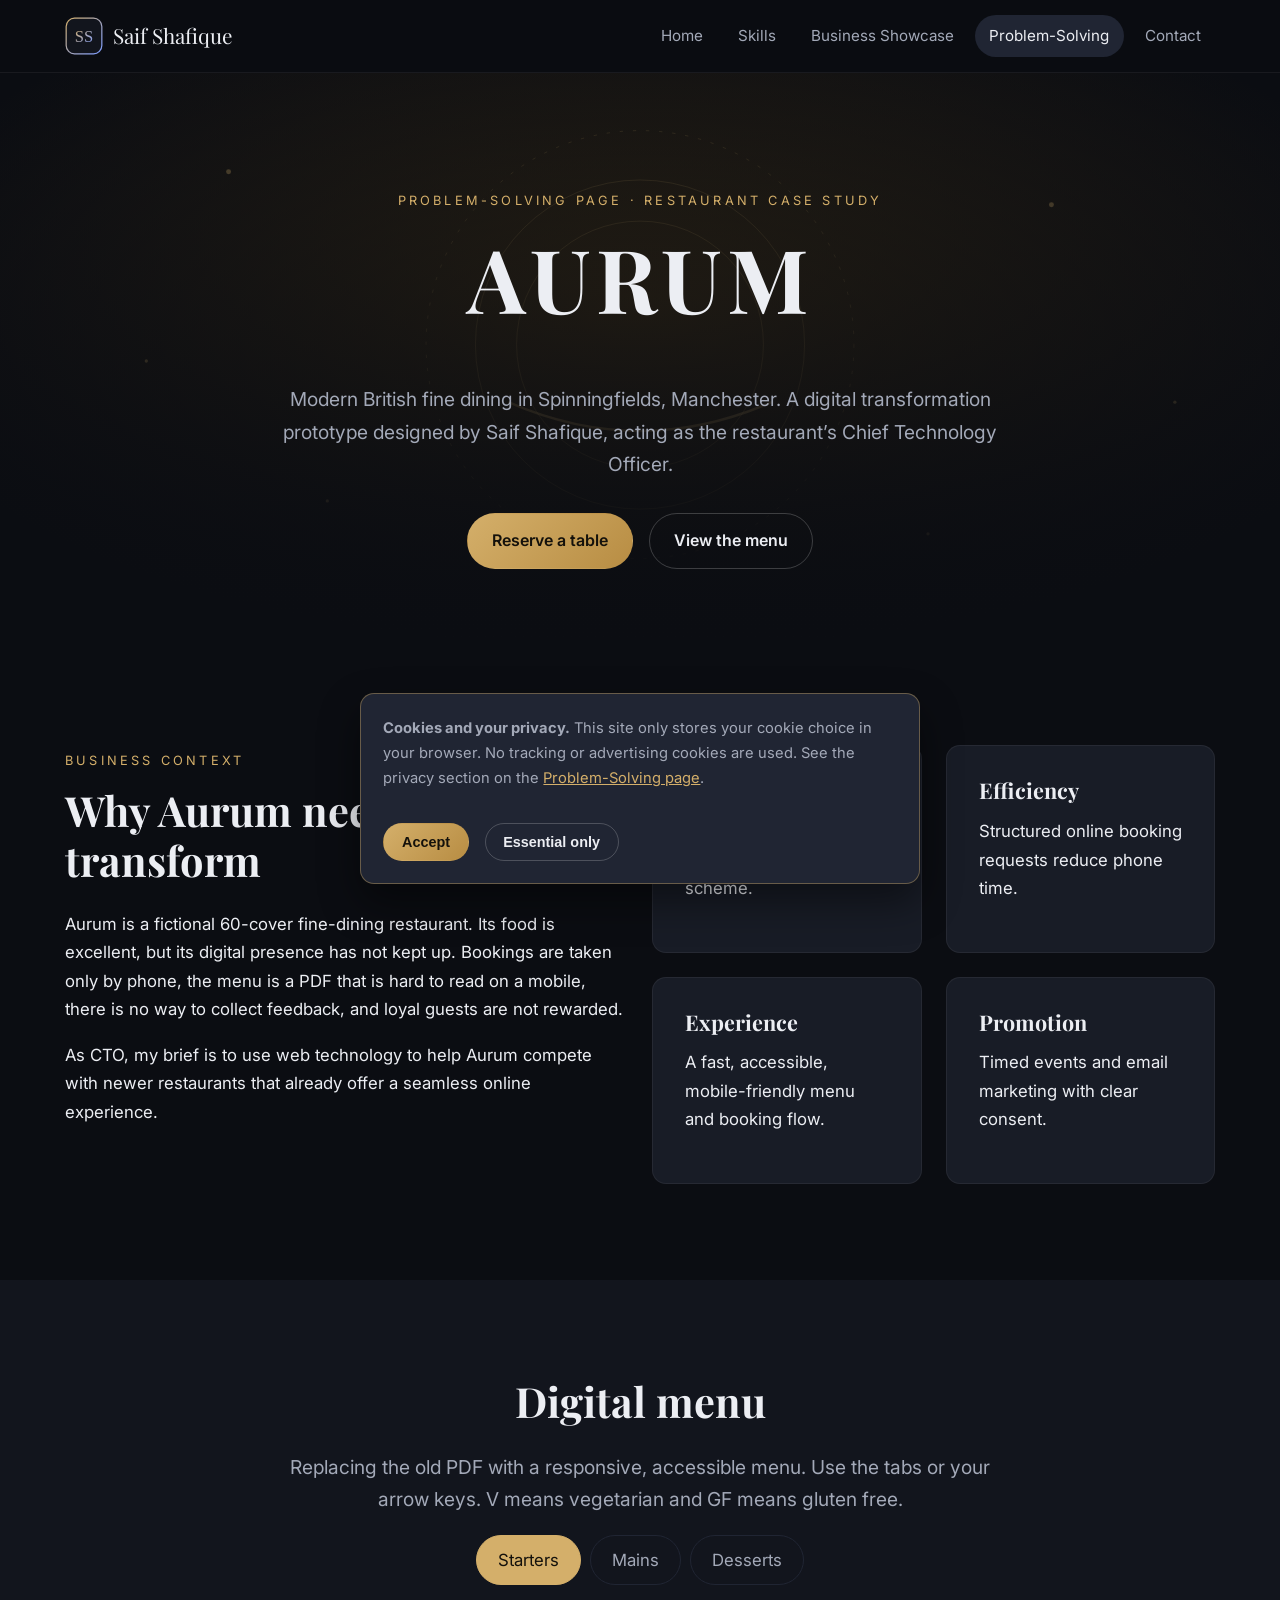
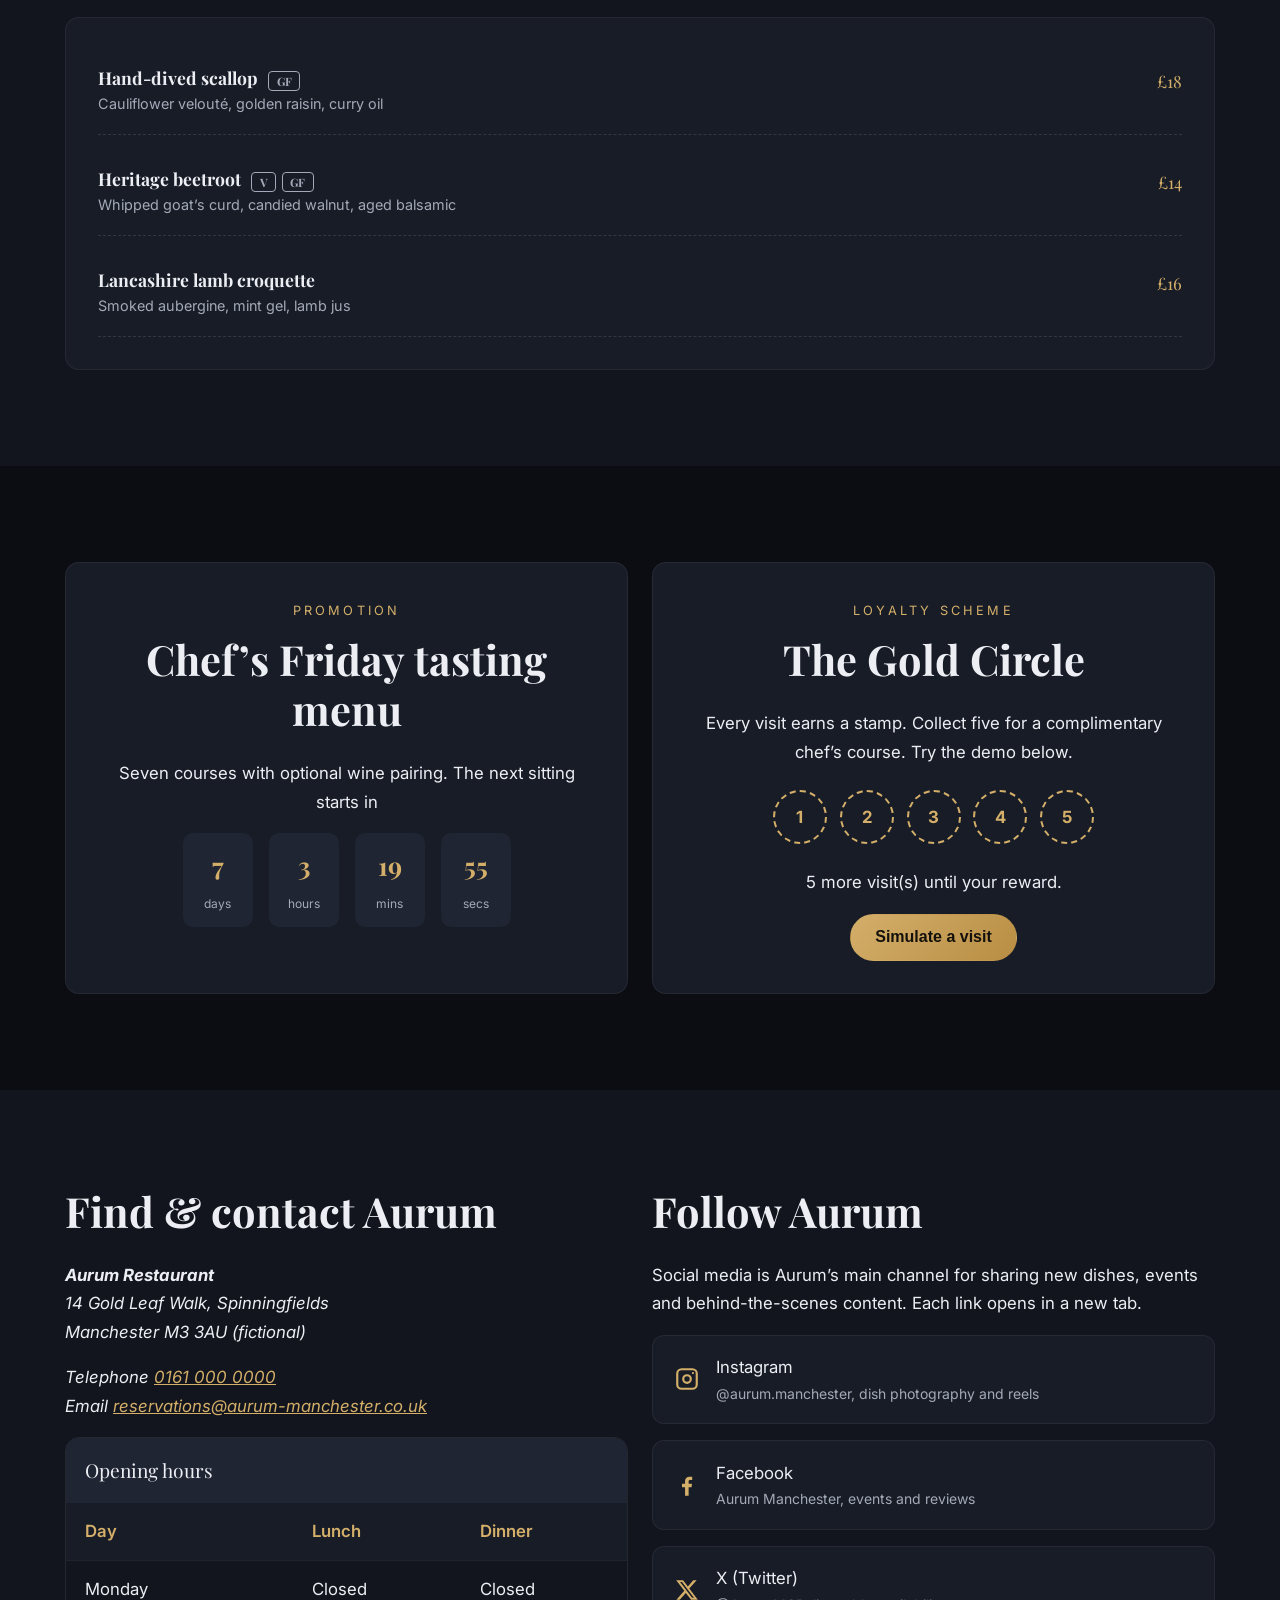
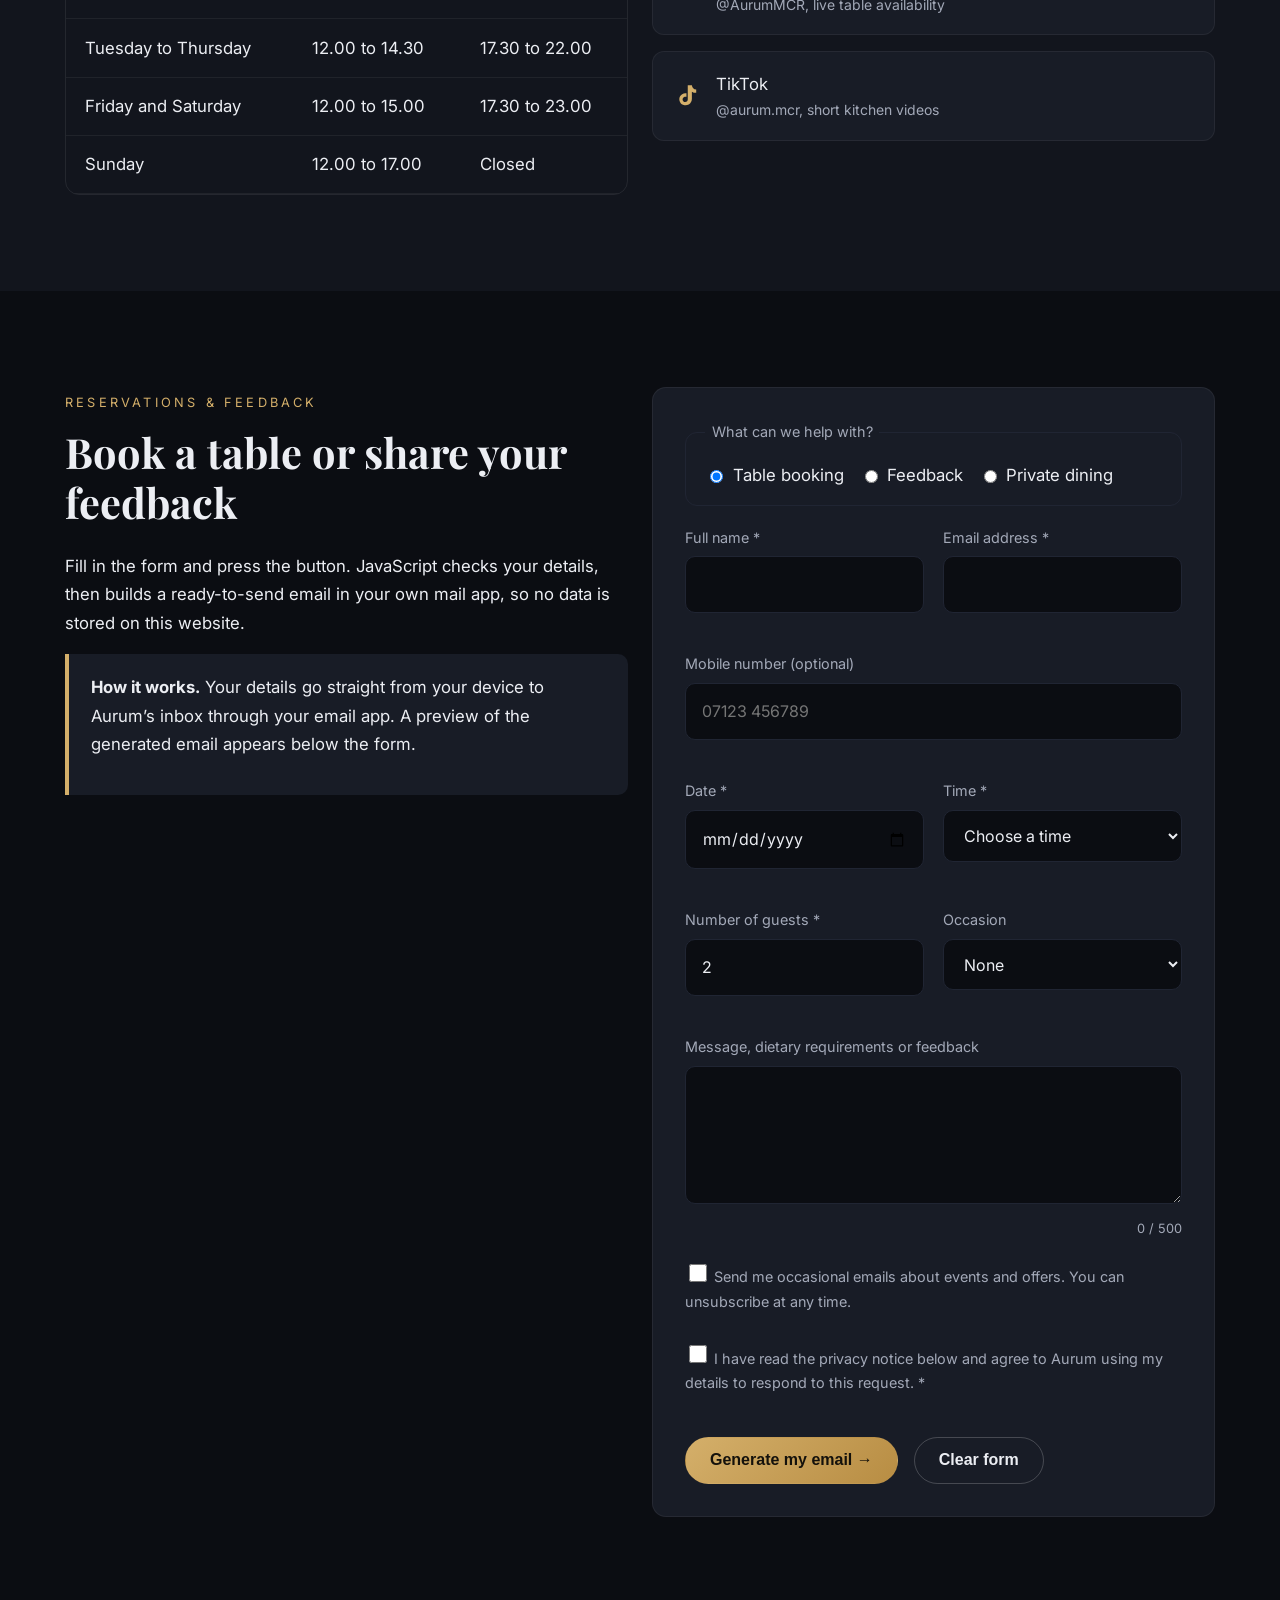
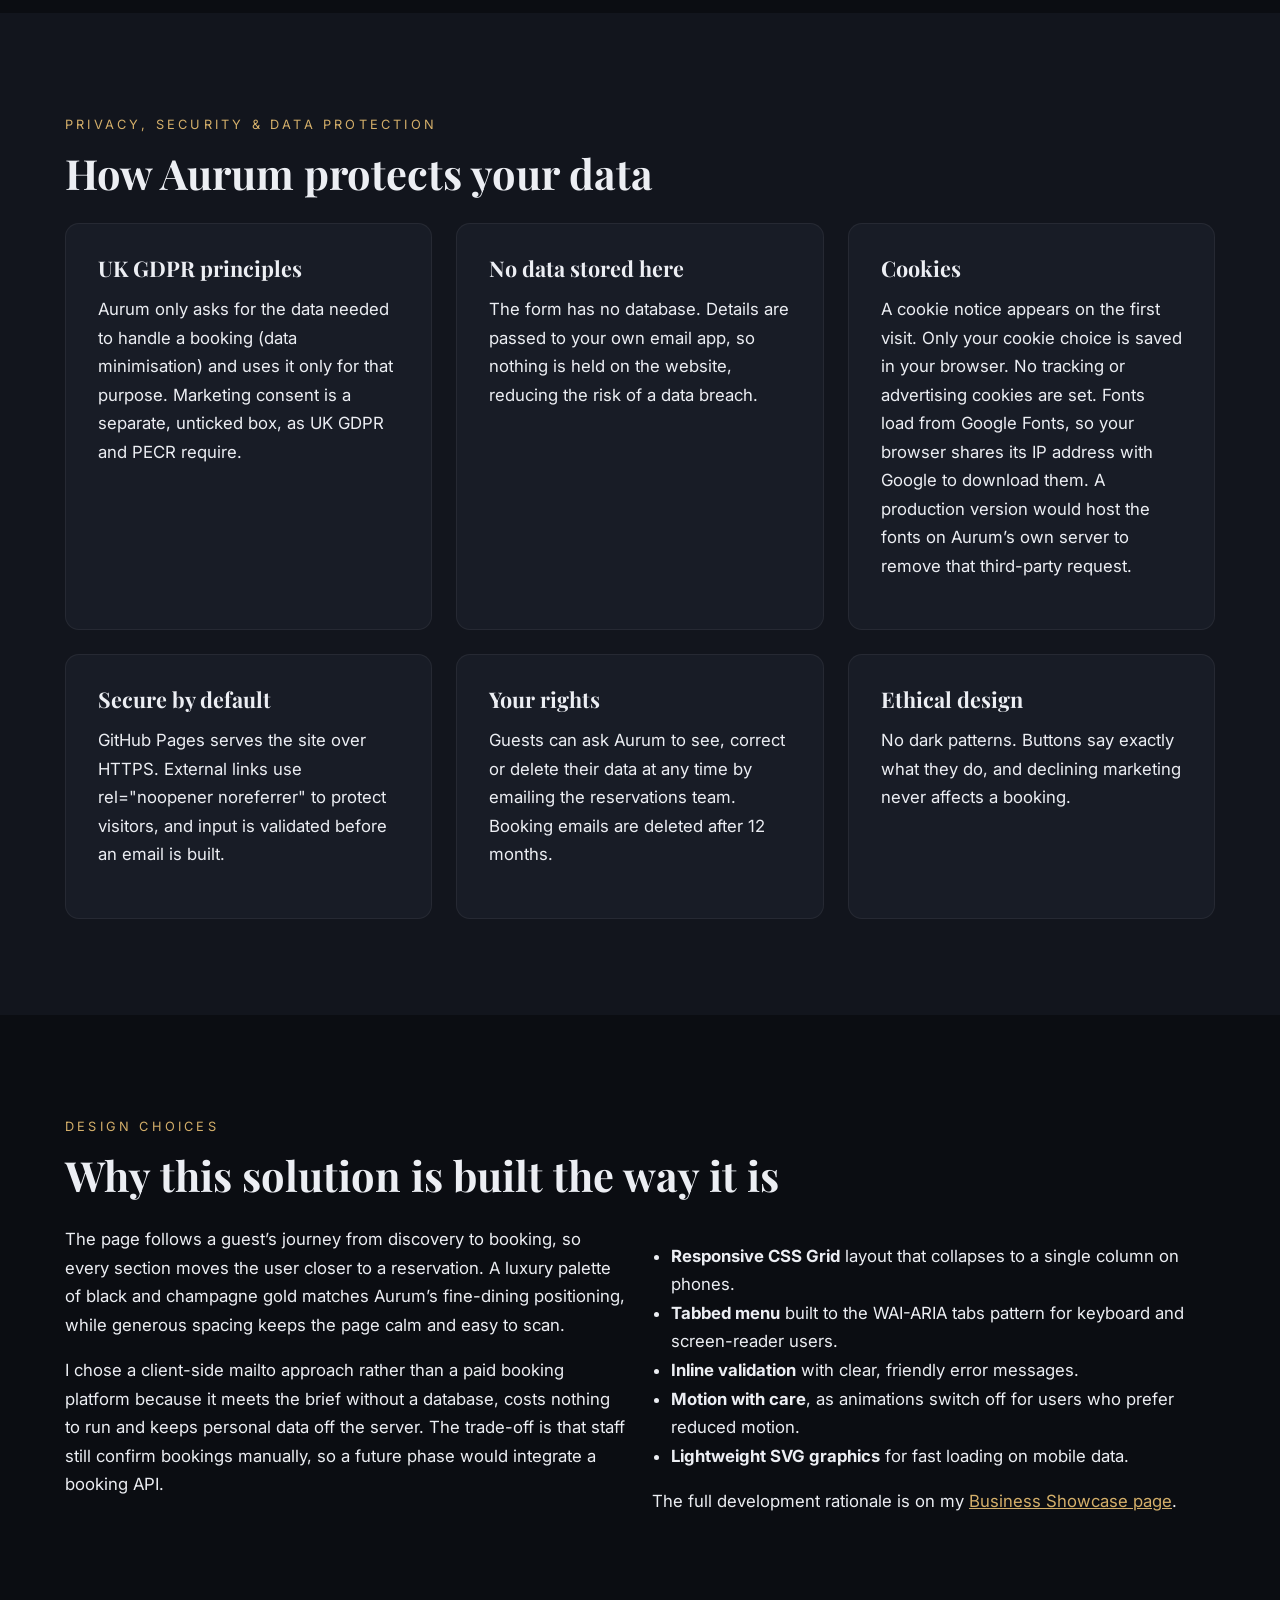
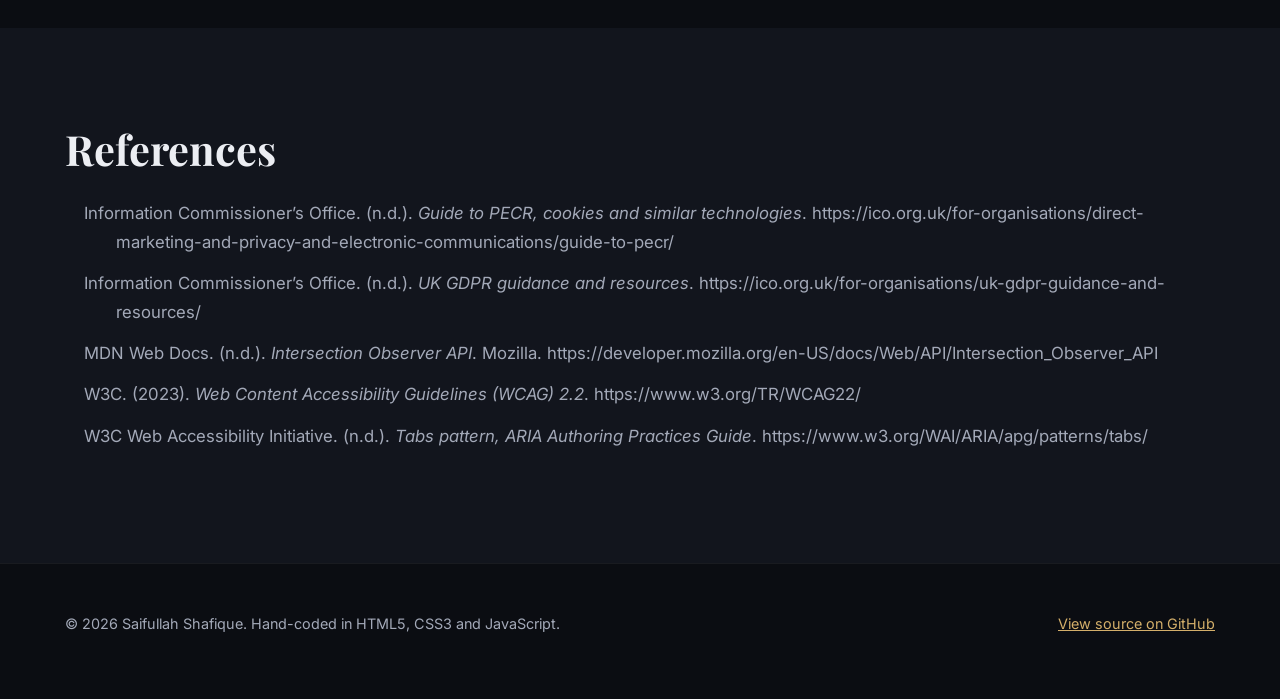
<file: solution.html>
<!DOCTYPE html>
<html lang="en-GB">
<head>
  <meta charset="UTF-8">
  <meta name="viewport" content="width=device-width, initial-scale=1">
  <meta name="description" content="Restaurant digital transformation case study for Aurum, a fictional fine-dining restaurant in Manchester.">
  <meta name="author" content="Saifullah Shafique">
  <meta name="robots" content="index, follow">
  <link rel="canonical" href="https://sshafique1.github.io/web-app-dev/solution.html">
  <!-- Open Graph tags so links shared on LinkedIn and social media show a proper preview -->
  <meta property="og:type" content="website">
  <meta property="og:site_name" content="Saif Shafique Portfolio">
  <meta property="og:title" content="Problem-Solving: Aurum Case Study | Saif Shafique">
  <meta property="og:description" content="Restaurant digital transformation case study for Aurum, a fictional fine-dining restaurant in Manchester.">
  <meta property="og:url" content="https://sshafique1.github.io/web-app-dev/solution.html">
  <meta name="twitter:card" content="summary">
  <title>Problem-Solving: Aurum Case Study | Saif Shafique</title>
  <link rel="icon" href="images/favicon.svg" type="image/svg+xml">
  <!-- Google Fonts (Playfair Display for headings, Inter for body text) -->
  <link rel="preconnect" href="https://fonts.googleapis.com">
  <link rel="preconnect" href="https://fonts.gstatic.com" crossorigin>
  <link href="https://fonts.googleapis.com/css2?family=Inter:wght@400;600&amp;family=Playfair+Display:wght@500;700&amp;display=swap" rel="stylesheet">
  <!-- one external stylesheet shared by all five pages -->
  <link rel="stylesheet" href="css/style.css">
</head>
<body>
  <a class="skip-link" href="#main">Skip to main content</a>
  <div class="progress-bar" aria-hidden="true"></div>

  <!-- ===== Site header and primary navigation ===== -->
  <header class="site-header">
    <div class="container">
      <nav class="nav" aria-label="Main navigation">
        <a class="brand" href="index.html">
          <img src="images/logo.svg" alt="" width="38" height="38">
          <span>Saif Shafique</span>
        </a>
        <button class="nav-toggle" type="button" aria-expanded="false" aria-controls="nav-links">
          <span></span><span></span><span></span>
          <span class="visually-hidden">Toggle menu</span>
        </button>
        <ul class="nav-links" id="nav-links">
          <li><a href="index.html">Home</a></li>
          <li><a href="skills.html">Skills</a></li>
          <li><a href="showcase.html">Business Showcase</a></li>
          <li><a href="solution.html" aria-current="page">Problem-Solving</a></li>
          <li><a href="contact.html">Contact</a></li>
        </ul>
      </nav>
    </div>
  </header>

  <main id="main">
    <!-- ===== Restaurant hero ===== -->
    <section class="restaurant-hero" aria-labelledby="aurum-title">
      <div class="container">
        <span class="eyebrow reveal">Problem-Solving Page &middot; Restaurant case study</span>
        <h1 id="aurum-title" class="reveal reveal-delay-1">AURUM</h1>
        <p class="lead reveal reveal-delay-2 mx-auto">Modern British fine dining in Spinningfields, Manchester. A digital transformation prototype designed by Saif Shafique, acting as the restaurant&rsquo;s Chief Technology Officer.</p>
        <div class="btn-row reveal reveal-delay-3 justify-center">
          <a class="btn btn-primary" href="#book">Reserve a table</a>
          <a class="btn btn-ghost" href="#menu">View the menu</a>
        </div>
      </div>
    </section>

    <!-- ===== (1) Business context ===== -->
    <section class="section" aria-labelledby="context-title">
      <div class="container grid grid-2">
        <div class="reveal">
          <span class="eyebrow">Business context</span>
          <h2 id="context-title">Why Aurum needs to transform</h2>
          <p>Aurum is a fictional 60-cover fine-dining restaurant. Its food is excellent, but its digital presence has not kept up. Bookings are taken only by phone, the menu is a PDF that is hard to read on a mobile, there is no way to collect feedback, and loyal guests are not rewarded.</p>
          <p>As CTO, my brief is to use web technology to help Aurum compete with newer restaurants that already offer a seamless online experience.</p>
        </div>
        <div class="grid grid-2">
          <div class="card reveal reveal-delay-1"><h3>Engagement</h3><p>Social media integration, promotions and a loyalty scheme.</p></div>
          <div class="card reveal reveal-delay-2"><h3>Efficiency</h3><p>Structured online booking requests reduce phone time.</p></div>
          <div class="card reveal reveal-delay-1"><h3>Experience</h3><p>A fast, accessible, mobile-friendly menu and booking flow.</p></div>
          <div class="card reveal reveal-delay-2"><h3>Promotion</h3><p>Timed events and email marketing with clear consent.</p></div>
        </div>
      </div>
    </section>

    <!-- ===== Digital menu ===== -->
    <section class="section section-alt" id="menu" aria-labelledby="menu-title">
      <div class="container">
        <h2 id="menu-title" class="reveal text-center">Digital menu</h2>
        <p class="lead reveal text-center mx-auto">Replacing the old PDF with a responsive, accessible menu. Use the tabs or your arrow keys. V means vegetarian and GF means gluten free.</p>
        <div class="menu-tabs reveal" role="tablist" aria-label="Menu sections">
          <button type="button" role="tab" id="tab-starters" aria-controls="panel-starters" aria-selected="true">Starters</button>
          <button type="button" role="tab" id="tab-mains" aria-controls="panel-mains" aria-selected="false" tabindex="-1">Mains</button>
          <button type="button" role="tab" id="tab-desserts" aria-controls="panel-desserts" aria-selected="false" tabindex="-1">Desserts</button>
        </div>
        <div class="card reveal">
          <div class="menu-panel" id="panel-starters" role="tabpanel" aria-labelledby="tab-starters">
            <div class="menu-item"><div><h3>Hand-dived scallop <span class="diet">GF</span></h3><p>Cauliflower velout&eacute;, golden raisin, curry oil</p></div><span class="price">&pound;18</span></div>
            <div class="menu-item"><div><h3>Heritage beetroot <span class="diet">V</span><span class="diet">GF</span></h3><p>Whipped goat&rsquo;s curd, candied walnut, aged balsamic</p></div><span class="price">&pound;14</span></div>
            <div class="menu-item"><div><h3>Lancashire lamb croquette</h3><p>Smoked aubergine, mint gel, lamb jus</p></div><span class="price">&pound;16</span></div>
          </div>
          <div class="menu-panel" id="panel-mains" role="tabpanel" aria-labelledby="tab-mains" hidden>
            <div class="menu-item"><div><h3>Aged beef fillet <span class="diet">GF</span></h3><p>Truffle pomme pur&eacute;e, charred shallot, bone-marrow sauce</p></div><span class="price">&pound;42</span></div>
            <div class="menu-item"><div><h3>Cornish cod</h3><p>Brown shrimp butter, samphire, crushed new potatoes</p></div><span class="price">&pound;34</span></div>
            <div class="menu-item"><div><h3>Wild mushroom risotto <span class="diet">V</span><span class="diet">GF</span></h3><p>Aged parmesan, black garlic, crispy sage</p></div><span class="price">&pound;26</span></div>
          </div>
          <div class="menu-panel" id="panel-desserts" role="tabpanel" aria-labelledby="tab-desserts" hidden>
            <div class="menu-item"><div><h3>Gold leaf chocolate d&ocirc;me <span class="diet">V</span></h3><p>Salted caramel, hazelnut praline, cr&egrave;me fra&icirc;che</p></div><span class="price">&pound;13</span></div>
            <div class="menu-item"><div><h3>Yorkshire rhubarb <span class="diet">V</span><span class="diet">GF</span></h3><p>Vanilla custard, ginger crumb, rhubarb sorbet</p></div><span class="price">&pound;12</span></div>
            <div class="menu-item"><div><h3>British cheese selection <span class="diet">V</span></h3><p>Quince, celery, house crackers</p></div><span class="price">&pound;15</span></div>
          </div>
        </div>
      </div>
    </section>

    <!-- ===== Promotion and loyalty ===== -->
    <section class="section" aria-label="Promotions and loyalty">
      <div class="container grid grid-2">
        <div class="card reveal text-center">
          <span class="eyebrow">Promotion</span>
          <h2>Chef&rsquo;s Friday tasting menu</h2>
          <p>Seven courses with optional wine pairing. The next sitting starts in</p>
          <div class="countdown" aria-live="off">
            <div><strong data-unit="days">0</strong><span>days</span></div>
            <div><strong data-unit="hours">0</strong><span>hours</span></div>
            <div><strong data-unit="mins">0</strong><span>mins</span></div>
            <div><strong data-unit="secs">0</strong><span>secs</span></div>
          </div>
        </div>
        <div class="card loyalty reveal reveal-delay-1">
          <span class="eyebrow">Loyalty scheme</span>
          <h2>The Gold Circle</h2>
          <p>Every visit earns a stamp. Collect five for a complimentary chef&rsquo;s course. Try the demo below.</p>
          <div class="stamps" aria-hidden="true">
            <div class="stamp">1</div><div class="stamp">2</div><div class="stamp">3</div><div class="stamp">4</div><div class="stamp">5</div>
          </div>
          <p id="loyalty-status" aria-live="polite">5 more visit(s) until your reward.</p>
          <button class="btn btn-primary" type="button" id="add-stamp">Simulate a visit</button>
        </div>
      </div>
    </section>

    <!-- ===== (2) Contact details and (3) social media ===== -->
    <section class="section section-alt" aria-labelledby="find-title">
      <div class="container grid grid-2">
        <div class="reveal">
          <h2 id="find-title">Find &amp; contact Aurum</h2>
          <address>
            <p><strong>Aurum Restaurant</strong><br>14 Gold Leaf Walk, Spinningfields<br>Manchester M3 3AU (fictional)</p>
            <p>Telephone <a href="tel:+441610000000">0161&nbsp;000&nbsp;0000</a><br>Email <a href="mailto:reservations@aurum-manchester.co.uk">reservations@aurum-manchester.co.uk</a></p>
          </address>
          <div class="table-wrap">
            <table>
              <caption>Opening hours</caption>
              <thead><tr><th scope="col">Day</th><th scope="col">Lunch</th><th scope="col">Dinner</th></tr></thead>
              <tbody>
                <tr><td>Monday</td><td>Closed</td><td>Closed</td></tr>
                <tr><td>Tuesday to Thursday</td><td>12.00 to 14.30</td><td>17.30 to 22.00</td></tr>
                <tr><td>Friday and Saturday</td><td>12.00 to 15.00</td><td>17.30 to 23.00</td></tr>
                <tr><td>Sunday</td><td>12.00 to 17.00</td><td>Closed</td></tr>
              </tbody>
            </table>
          </div>
        </div>
        <div class="reveal reveal-delay-1">
          <h2>Follow Aurum</h2>
          <p>Social media is Aurum&rsquo;s main channel for sharing new dishes, events and behind-the-scenes content. Each link opens in a new tab.</p>
          <ul class="link-list">
            <li><a href="https://www.instagram.com/" target="_blank" rel="noopener noreferrer"><svg viewBox="0 0 24 24" aria-hidden="true"><path d="M7 2h10a5 5 0 0 1 5 5v10a5 5 0 0 1-5 5H7a5 5 0 0 1-5-5V7a5 5 0 0 1 5-5zm0 2a3 3 0 0 0-3 3v10a3 3 0 0 0 3 3h10a3 3 0 0 0 3-3V7a3 3 0 0 0-3-3H7zm5 3.5a4.5 4.5 0 1 1 0 9 4.5 4.5 0 0 1 0-9zm0 2a2.5 2.5 0 1 0 0 5 2.5 2.5 0 0 0 0-5zM17.5 5.5a1 1 0 1 1 0 2 1 1 0 0 1 0-2z"/></svg><span>Instagram<small>@aurum.manchester, dish photography and reels</small></span></a></li>
            <li><a href="https://www.facebook.com/" target="_blank" rel="noopener noreferrer"><svg viewBox="0 0 24 24" aria-hidden="true"><path d="M13.5 22v-8h2.7l.4-3.2h-3.1V8.8c0-.9.3-1.5 1.6-1.5h1.7V4.4c-.3 0-1.3-.1-2.5-.1-2.5 0-4.1 1.5-4.1 4.2v2.3H7.4V14h2.8v8h3.3z"/></svg><span>Facebook<small>Aurum Manchester, events and reviews</small></span></a></li>
            <li><a href="https://x.com/" target="_blank" rel="noopener noreferrer"><svg viewBox="0 0 24 24" aria-hidden="true"><path d="M17.8 3h3.1l-6.8 7.7L22 21h-6.2l-4.9-6.3L5.3 21H2.2l7.3-8.3L2 3h6.4l4.4 5.8L17.8 3zm-1.1 16.2h1.7L7.4 4.7H5.6l11.1 14.5z"/></svg><span>X (Twitter)<small>@AurumMCR, live table availability</small></span></a></li>
            <li><a href="https://www.tiktok.com/" target="_blank" rel="noopener noreferrer"><svg viewBox="0 0 24 24" aria-hidden="true"><path d="M16.5 2c.3 2.3 1.7 3.8 4 4v3.1c-1.4.1-2.7-.3-4-1.1v6.5c0 4-3.3 6.5-6.8 6-3.9-.5-5.9-4.6-4.2-8 1.1-2.2 3.4-3.4 6-3v3.3c-1.4-.4-2.9.2-3.4 1.5-.6 1.6.5 3.3 2.2 3.3 1.5 0 2.4-1.1 2.4-2.6V2h3.8z"/></svg><span>TikTok<small>@aurum.mcr, short kitchen videos</small></span></a></li>
          </ul>
        </div>
      </div>
    </section>

    <!-- ===== (4) Interactive booking and feedback form ===== -->
    <section class="section" id="book" aria-labelledby="book-title">
      <div class="container grid grid-2">
        <div class="reveal">
          <span class="eyebrow">Reservations &amp; feedback</span>
          <h2 id="book-title">Book a table or share your feedback</h2>
          <p>Fill in the form and press the button. JavaScript checks your details, then builds a ready-to-send email in your own mail app, so no data is stored on this website.</p>
          <div class="notice">
            <p><strong>How it works.</strong> Your details go straight from your device to Aurum&rsquo;s inbox through your email app. A preview of the generated email appears below the form.</p>
          </div>
        </div>

        <form class="form card reveal reveal-delay-1" id="booking-form" novalidate>
          <fieldset class="fieldset">
            <legend>What can we help with?</legend>
            <div class="radio-group">
              <label><input type="radio" name="enquiry" value="Table booking" checked> Table booking</label>
              <label><input type="radio" name="enquiry" value="Feedback"> Feedback</label>
              <label><input type="radio" name="enquiry" value="Private dining enquiry"> Private dining</label>
            </div>
          </fieldset>

          <div class="form-row">
            <div class="field">
              <label for="name">Full name *</label>
              <input type="text" id="name" name="name" autocomplete="name" required maxlength="60">
              <span class="error-msg" aria-live="polite"></span>
            </div>
            <div class="field">
              <label for="email">Email address *</label>
              <input type="email" id="email" name="email" autocomplete="email" required>
              <span class="error-msg" aria-live="polite"></span>
            </div>
          </div>

          <div class="field">
            <label for="phone">Mobile number (optional)</label>
            <input type="tel" id="phone" name="phone" autocomplete="tel" placeholder="07123 456789">
            <span class="error-msg" aria-live="polite"></span>
          </div>

          <!-- booking-only fields, hidden for feedback enquiries -->
          <div id="booking-fields" class="form">
            <div class="form-row">
              <div class="field">
                <label for="date">Date *</label>
                <input type="date" id="date" name="date" required>
                <span class="error-msg" aria-live="polite"></span>
              </div>
              <div class="field">
                <label for="time">Time *</label>
                <select id="time" name="time" required>
                  <option value="">Choose a time</option>
                  <option>12:00</option><option>13:00</option><option>14:00</option>
                  <option>17:30</option><option>18:30</option><option>19:30</option><option>20:30</option><option>21:30</option>
                </select>
                <span class="error-msg" aria-live="polite"></span>
              </div>
            </div>
            <div class="form-row">
              <div class="field">
                <label for="guests">Number of guests *</label>
                <input type="number" id="guests" name="guests" min="1" max="12" value="2" required>
                <span class="error-msg" aria-live="polite"></span>
              </div>
              <div class="field">
                <label for="occasion">Occasion</label>
                <select id="occasion" name="occasion">
                  <option value="">None</option><option>Birthday</option><option>Anniversary</option><option>Business meal</option><option>Proposal</option>
                </select>
                <span class="error-msg" aria-live="polite"></span>
              </div>
            </div>
          </div>

          <div class="field">
            <label for="message">Message, dietary requirements or feedback</label>
            <textarea id="message" name="message" rows="4" maxlength="500"></textarea>
            <span class="hint" id="char-count" aria-live="off">0 / 500</span>
          </div>

          <div class="field">
            <label class="checkbox"><input type="checkbox" name="marketing" value="yes"> Send me occasional emails about events and offers. You can unsubscribe at any time.</label>
          </div>
          <div class="field">
            <label class="checkbox"><input type="checkbox" name="privacy" value="agreed" required> I have read the privacy notice below and agree to Aurum using my details to respond to this request. *</label>
            <span class="error-msg" aria-live="polite"></span>
          </div>

          <div class="btn-row mt-0">
            <button class="btn btn-primary" type="submit">Generate my email &rarr;</button>
            <button class="btn btn-ghost" type="reset">Clear form</button>
          </div>

          <div id="form-status" class="form-status" role="status"></div>
          <pre id="email-preview" class="email-preview" hidden></pre>
        </form>
      </div>
    </section>

    <!-- ===== Privacy, security and data protection ===== -->
    <section class="section section-alt" id="privacy" aria-labelledby="privacy-title">
      <div class="container">
        <span class="eyebrow reveal">Privacy, security &amp; data protection</span>
        <h2 id="privacy-title" class="reveal">How Aurum protects your data</h2>
        <div class="grid grid-3">
          <article class="card reveal"><h3>UK GDPR principles</h3><p>Aurum only asks for the data needed to handle a booking (data minimisation) and uses it only for that purpose. Marketing consent is a separate, unticked box, as UK GDPR and PECR require.</p></article>
          <article class="card reveal reveal-delay-1"><h3>No data stored here</h3><p>The form has no database. Details are passed to your own email app, so nothing is held on the website, reducing the risk of a data breach.</p></article>
          <article class="card reveal reveal-delay-2"><h3>Cookies</h3><p>A cookie notice appears on the first visit. Only your cookie choice is saved in your browser. No tracking or advertising cookies are set. Fonts load from Google Fonts, so your browser shares its IP address with Google to download them. A production version would host the fonts on Aurum&rsquo;s own server to remove that third-party request.</p></article>
          <article class="card reveal"><h3>Secure by default</h3><p>GitHub Pages serves the site over HTTPS. External links use rel="noopener noreferrer" to protect visitors, and input is validated before an email is built.</p></article>
          <article class="card reveal reveal-delay-1"><h3>Your rights</h3><p>Guests can ask Aurum to see, correct or delete their data at any time by emailing the reservations team. Booking emails are deleted after 12 months.</p></article>
          <article class="card reveal reveal-delay-2"><h3>Ethical design</h3><p>No dark patterns. Buttons say exactly what they do, and declining marketing never affects a booking.</p></article>
        </div>
      </div>
    </section>

    <!-- ===== (5) Design choices ===== -->
    <section class="section" aria-labelledby="design-title">
      <div class="container">
        <span class="eyebrow reveal">Design choices</span>
        <h2 id="design-title" class="reveal">Why this solution is built the way it is</h2>
        <div class="grid grid-2">
          <div class="reveal">
            <p>The page follows a guest&rsquo;s journey from discovery to booking, so every section moves the user closer to a reservation. A luxury palette of black and champagne gold matches Aurum&rsquo;s fine-dining positioning, while generous spacing keeps the page calm and easy to scan.</p>
            <p>I chose a client-side mailto approach rather than a paid booking platform because it meets the brief without a database, costs nothing to run and keeps personal data off the server. The trade-off is that staff still confirm bookings manually, so a future phase would integrate a booking API.</p>
          </div>
          <div class="reveal reveal-delay-1">
            <ul>
              <li><strong>Responsive CSS Grid</strong> layout that collapses to a single column on phones.</li>
              <li><strong>Tabbed menu</strong> built to the WAI-ARIA tabs pattern for keyboard and screen-reader users.</li>
              <li><strong>Inline validation</strong> with clear, friendly error messages.</li>
              <li><strong>Motion with care</strong>, as animations switch off for users who prefer reduced motion.</li>
              <li><strong>Lightweight SVG graphics</strong> for fast loading on mobile data.</li>
            </ul>
            <p>The full development rationale is on my <a href="showcase.html#aurum">Business Showcase page</a>.</p>
          </div>
        </div>
      </div>
    </section>

    <!-- ===== References (APA 7) ===== -->
    <section class="section section-alt" aria-labelledby="ref-title">
      <div class="container">
        <h2 id="ref-title" class="reveal">References</h2>
        <ul class="references reveal">
          <li>Information Commissioner&rsquo;s Office. (n.d.). <em>Guide to PECR, cookies and similar technologies</em>. https://ico.org.uk/for-organisations/direct-marketing-and-privacy-and-electronic-communications/guide-to-pecr/</li>
          <li>Information Commissioner&rsquo;s Office. (n.d.). <em>UK GDPR guidance and resources</em>. https://ico.org.uk/for-organisations/uk-gdpr-guidance-and-resources/</li>
          <li>MDN Web Docs. (n.d.). <em>Intersection Observer API</em>. Mozilla. https://developer.mozilla.org/en-US/docs/Web/API/Intersection_Observer_API</li>
          <li>W3C. (2023). <em>Web Content Accessibility Guidelines (WCAG) 2.2</em>. https://www.w3.org/TR/WCAG22/</li>
          <li>W3C Web Accessibility Initiative. (n.d.). <em>Tabs pattern, ARIA Authoring Practices Guide</em>. https://www.w3.org/WAI/ARIA/apg/patterns/tabs/</li>
        </ul>
      </div>
    </section>
  </main>

  <!-- ===== Footer ===== -->
  <footer class="site-footer">
    <div class="container footer-inner">
      <p>&copy; <span class="year">2026</span> Saifullah Shafique. Hand-coded in HTML5, CSS3 and JavaScript.</p>
      <p><a href="https://github.com/sshafique1/web-app-dev">View source on GitHub</a></p>
    </div>
  </footer>

  <button class="to-top" type="button" aria-label="Back to top">&uarr;</button>

  <!-- ===== Cookie consent notice (GDPR / PECR) ===== -->
  <div class="cookie-banner" role="region" aria-label="Cookie notice">
    <p><strong>Cookies and your privacy.</strong> This site only stores your cookie choice in your browser. No tracking or advertising cookies are used. See the privacy section on the <a href="solution.html#privacy">Problem-Solving page</a>.</p>
    <div class="btn-row">
      <button class="btn btn-primary" type="button" data-cookie="accepted">Accept</button>
      <button class="btn btn-ghost" type="button" data-cookie="essential">Essential only</button>
    </div>
  </div>

  <script src="js/main.js"></script>
  <script src="js/restaurant.js"></script>
</body>
</html>
</file>
<file: css/style.css>
/* ==========================================================
   Saif Shafique Portfolio - main stylesheet
   Author  Saifullah Shafique
   Module  Web App Development (CRN 59135), University of Salford
   Structure
     1. Design tokens (custom properties)
     2. Reset and base
     3. Accessibility helpers
     4. Layout and header / navigation
     5. Components (buttons, cards, timeline, tables, forms)
     6. Page-specific sections
     7. Animations
     8. Responsive breakpoints
     9. Reduced motion
   ========================================================== */

/* ---------- 1. Design tokens ---------- */
:root {
  --bg: #0b0d12;
  --bg-alt: #12151d;
  --surface: #181c26;
  --surface-2: #202533;
  --text: #eceef3;
  --muted: #a3a9b8;
  --accent: #d4af6a;        /* champagne gold */
  --accent-2: #7c9cff;      /* soft electric blue */
  --danger: #ff7a7a;
  --success: #6fdc9c;
  --radius: 14px;
  --shadow: 0 18px 40px rgba(0, 0, 0, 0.45);
  --font-head: "Playfair Display", Georgia, "Times New Roman", serif;
  --font-body: "Inter", "Segoe UI", Roboto, Arial, sans-serif;
  --max: 1150px;
  --ease: cubic-bezier(0.22, 1, 0.36, 1);
}

/* ---------- 2. Reset and base ---------- */
*,
*::before,
*::after {
  box-sizing: border-box;
}

html {
  scroll-behavior: smooth;
}

body {
  margin: 0;
  font-family: var(--font-body);
  font-size: 1.05rem;
  line-height: 1.7;
  color: var(--text);
  background: var(--bg);
  overflow-x: hidden;
}

img,
svg {
  max-width: 100%;
  display: block;
}

h1,
h2,
h3,
h4 {
  font-family: var(--font-head);
  line-height: 1.2;
  margin: 0 0 0.6em;
}

h1 {
  font-size: clamp(2.3rem, 5vw, 4rem);
}

h2 {
  font-size: clamp(1.7rem, 3.4vw, 2.6rem);
}

h3 {
  font-size: 1.35rem;
}

p {
  margin: 0 0 1em;
}

a {
  color: #d4af6a;
}

a:hover {
  color: #f1d394;
}

ul {
  padding-left: 1.2rem;
}

/* ---------- 3. Accessibility helpers ---------- */
.skip-link {
  position: absolute;
  left: 1rem;
  top: -3rem;
  background: #d4af6a;
  color: #111;
  padding: 0.6rem 1rem;
  border-radius: 8px;
  z-index: 1000;
  transition: top 0.2s;
}

.skip-link:focus {
  top: 1rem;
}

:focus-visible {
  outline: 3px solid #7c9cff;
  outline-offset: 3px;
}

.visually-hidden {
  position: absolute;
  width: 1px;
  height: 1px;
  overflow: hidden;
  clip: rect(0 0 0 0);
  white-space: nowrap;
}

/* ---------- 4. Layout, header and navigation ---------- */
.container {
  width: 90%;
  max-width: var(--max);
  margin-left: auto;
  margin-right: auto;
}

.section {
  padding: 6rem 0;
  position: relative;
}

.section-alt {
  background: var(--bg-alt);
}

.eyebrow {
  display: inline-block;
  font-size: 0.8rem;
  letter-spacing: 0.25em;
  text-transform: uppercase;
  color: #d4af6a;
  margin-bottom: 0.8rem;
}

.lead {
  font-size: 1.2rem;
  color: var(--muted);
  max-width: 62ch;
}

/* scroll progress bar */
.progress-bar {
  position: fixed;
  top: 0;
  left: 0;
  height: 3px;
  width: 0;
  background: linear-gradient(90deg, #d4af6a, #7c9cff);
  z-index: 999;
}

.site-header {
  position: sticky;
  top: 0;
  z-index: 100;
  background: rgba(11, 13, 18, 0.8);
  border-bottom: 1px solid rgba(255, 255, 255, 0.06);
  transition: box-shadow 0.3s;
}

.site-header.scrolled {
  box-shadow: 0 8px 24px rgba(0, 0, 0, 0.4);
}

.nav {
  display: flex;
  align-items: center;
  justify-content: space-between;
  min-height: 72px;
}

.brand {
  display: flex;
  align-items: center;
  gap: 0.6rem;
  font-family: var(--font-head);
  font-size: 1.3rem;
  color: var(--text);
  text-decoration: none;
}

.brand img {
  width: 38px;
  height: 38px;
}

.nav-links {
  display: flex;
  gap: 0.4rem;
  list-style: none;
  margin: 0;
  padding: 0;
}

.nav-links a {
  display: block;
  padding: 0.5rem 0.9rem;
  border-radius: 999px;
  color: var(--muted);
  text-decoration: none;
  font-size: 0.95rem;
  transition: color 0.25s, background 0.25s;
}

.nav-links a:hover,
.nav-links a[aria-current="page"] {
  color: var(--text);
  background: var(--surface-2);
}

.nav-toggle {
  display: none;
  background: none;
  border: 1px solid var(--surface-2);
  color: var(--text);
  border-radius: 10px;
  padding: 0.5rem 0.7rem;
  cursor: pointer;
}

.nav-toggle span {
  display: block;
  width: 22px;
  height: 2px;
  background: currentColor;
  margin: 5px 0;
  transition: transform 0.3s var(--ease), opacity 0.3s;
}

.nav-toggle[aria-expanded="true"] span:nth-child(1) {
  transform: translateY(7px) rotate(45deg);
}

.nav-toggle[aria-expanded="true"] span:nth-child(2) {
  opacity: 0;
}

.nav-toggle[aria-expanded="true"] span:nth-child(3) {
  transform: translateY(-7px) rotate(-45deg);
}

.site-footer {
  padding: 3rem 0;
  border-top: 1px solid rgba(255, 255, 255, 0.06);
  color: var(--muted);
  font-size: 0.9rem;
}

.footer-inner {
  display: flex;
  flex-wrap: wrap;
  gap: 1rem;
  justify-content: space-between;
  align-items: center;
}

/* ---------- 5. Components ---------- */
.btn {
  display: inline-flex;
  align-items: center;
  gap: 0.5rem;
  padding: 0.85rem 1.5rem;
  border-radius: 999px;
  font-weight: 600;
  font-size: 1rem;
  text-decoration: none;
  border: 1px solid transparent;
  cursor: pointer;
  transition: transform 0.3s var(--ease), box-shadow 0.3s, background 0.3s;
}

.btn-primary {
  background: linear-gradient(135deg, #d4af6a, #b88d43);
  color: #14110b;
}

.btn-primary:hover {
  color: #14110b;
  transform: translateY(-3px);
  box-shadow: 0 12px 26px rgba(212, 175, 106, 0.35);
}

.btn-ghost {
  border-color: rgba(255, 255, 255, 0.2);
  color: var(--text);
  background: transparent;
}

.btn-ghost:hover {
  color: var(--text);
  border-color: #d4af6a;
  transform: translateY(-3px);
}

.btn-row {
  display: flex;
  flex-wrap: wrap;
  gap: 1rem;
  margin-top: 2rem;
}

.grid {
  display: grid;
  gap: 1.5rem;
}

.grid-2 {
  grid-template-columns: repeat(2, 1fr);
}

.grid-3 {
  grid-template-columns: repeat(3, 1fr);
}

.card {
  background: var(--surface);
  border: 1px solid rgba(255, 255, 255, 0.06);
  border-radius: var(--radius);
  padding: 2rem;
  position: relative;
  overflow: hidden;
  transition: transform 0.4s var(--ease), border-color 0.4s, box-shadow 0.4s;
}

.card::before {
  content: "";
  position: absolute;
  top: 0;
  right: 0;
  bottom: 0;
  left: 0;
  background: radial-gradient(circle at 50% 0%, rgba(212, 175, 106, 0.14), rgba(212, 175, 106, 0) 60%);
  opacity: 0;
  transition: opacity 0.4s;
  pointer-events: none;
}

.card:hover {
  transform: translateY(-6px);
  border-color: rgba(212, 175, 106, 0.4);
  box-shadow: var(--shadow);
}

.card:hover::before {
  opacity: 1;
}

.card .icon {
  width: 52px;
  height: 52px;
  border-radius: 12px;
  display: grid;
  place-items: center;
  background: var(--surface-2);
  color: #d4af6a;
  margin-bottom: 1.2rem;
  font-size: 1.5rem;
}

.tag-list {
  display: flex;
  flex-wrap: wrap;
  gap: 0.5rem;
  list-style: none;
  padding: 0;
  margin: 1rem 0 0;
}

.tag-list li {
  font-size: 0.8rem;
  padding: 0.3rem 0.75rem;
  border-radius: 999px;
  background: var(--surface-2);
  color: var(--muted);
  border: 1px solid rgba(255, 255, 255, 0.06);
}

/* timeline (skills page) */
.timeline {
  position: relative;
  list-style: none;
  padding: 0 0 0 2rem;
  margin: 0;
}

.timeline::before {
  content: "";
  position: absolute;
  left: 7px;
  top: 0;
  bottom: 0;
  width: 2px;
  background: linear-gradient(#d4af6a, #7c9cff);
}

.timeline li {
  position: relative;
  padding: 0 0 2.2rem 1rem;
}

.timeline li::before {
  content: "";
  position: absolute;
  left: -2rem;
  top: 0.45rem;
  width: 16px;
  height: 16px;
  border-radius: 50%;
  background: var(--bg);
  border: 3px solid #d4af6a;
}

.timeline .date {
  font-size: 0.85rem;
  color: #d4af6a;
  letter-spacing: 0.08em;
}

/* tables */
.table-wrap {
  overflow-x: auto;
  border-radius: var(--radius);
  border: 1px solid rgba(255, 255, 255, 0.08);
}

table {
  width: 100%;
  border-collapse: collapse;
  min-width: 560px;
}

caption {
  text-align: left;
  padding: 1rem 1.2rem;
  font-family: var(--font-head);
  font-size: 1.2rem;
  background: var(--surface-2);
}

th,
td {
  padding: 0.9rem 1.2rem;
  text-align: left;
  border-bottom: 1px solid rgba(255, 255, 255, 0.06);
}

th {
  color: #d4af6a;
  font-weight: 600;
  background: var(--surface);
}

tbody tr {
  transition: background 0.25s;
}

tbody tr:hover {
  background: var(--surface);
}

/* skill bars */
.skill {
  margin-bottom: 1.3rem;
}

.skill-head {
  display: flex;
  justify-content: space-between;
  font-size: 0.95rem;
  margin-bottom: 0.4rem;
}

.skill-track {
  height: 8px;
  border-radius: 999px;
  background: var(--surface-2);
  overflow: hidden;
}

.skill-fill {
  height: 100%;
  width: 0;
  border-radius: inherit;
  background: linear-gradient(90deg, #d4af6a, #7c9cff);
  transition: width 1.4s var(--ease);
}

/* forms */
.form {
  display: grid;
  gap: 1.2rem;
}

.form-row {
  display: grid;
  grid-template-columns: 1fr 1fr;
  gap: 1.2rem;
}

.field label {
  display: block;
  font-size: 0.9rem;
  margin-bottom: 0.4rem;
  color: var(--muted);
}

.field input,
.field select,
.field textarea {
  width: 100%;
  padding: 0.85rem 1rem;
  font: inherit;
  font-size: 1rem;
  color: var(--text);
  background: var(--bg);
  border: 1px solid var(--surface-2);
  border-radius: 10px;
  transition: border-color 0.25s, box-shadow 0.25s;
}

.field input:focus,
.field select:focus,
.field textarea:focus {
  outline: none;
  border-color: #d4af6a;
  box-shadow: 0 0 0 4px rgba(212, 175, 106, 0.15);
}

.field.invalid input,
.field.invalid select,
.field.invalid textarea {
  border-color: var(--danger);
}

.error-msg {
  display: block;
  min-height: 1.2em;
  font-size: 0.82rem;
  color: var(--danger);
  margin-top: 0.3rem;
}

.checkbox {
  display: flex;
  gap: 0.7rem;
  align-items: flex-start;
  font-size: 0.92rem;
  color: var(--muted);
}

.checkbox input {
  margin-top: 0.35rem;
  width: 18px;
  height: 18px;
}

.fieldset {
  border: 1px solid var(--surface-2);
  border-radius: 12px;
  padding: 1rem 1.2rem;
  margin: 0;
}

.fieldset legend {
  padding: 0 0.4rem;
  color: var(--muted);
  font-size: 0.9rem;
}

.radio-group {
  display: flex;
  flex-wrap: wrap;
  gap: 1rem;
}

.radio-group label {
  display: flex;
  gap: 0.4rem;
  align-items: center;
  cursor: pointer;
}

.radio-group input {
}

.form-status {
  padding: 1rem 1.2rem;
  border-radius: 10px;
  display: none;
}

.form-status.show {
  display: block;
  animation: fadeUp 0.5s var(--ease);
}

.form-status.success {
  background: rgba(111, 220, 156, 0.1);
  border: 1px solid var(--success);
}

.form-status.error {
  background: rgba(255, 122, 122, 0.1);
  border: 1px solid var(--danger);
}

.email-preview {
  white-space: pre-wrap;
  font-family: "Courier New", monospace;
  font-size: 0.88rem;
  background: var(--bg);
  border: 1px dashed var(--surface-2);
  border-radius: 10px;
  padding: 1rem;
  margin-top: 0.8rem;
  color: var(--muted);
}

/* social / contact links */
.link-list {
  list-style: none;
  padding: 0;
  margin: 0;
  display: grid;
  gap: 1rem;
}

.link-list a {
  display: flex;
  align-items: center;
  gap: 1rem;
  padding: 1.1rem 1.3rem;
  border-radius: 12px;
  background: var(--surface);
  border: 1px solid rgba(255, 255, 255, 0.06);
  color: var(--text);
  text-decoration: none;
  transition: transform 0.3s var(--ease), border-color 0.3s;
}

.link-list a:hover {
  transform: translateX(8px);
  border-color: #d4af6a;
}

.link-list svg {
  width: 26px;
  height: 26px;
  flex-shrink: 0;
  fill: #d4af6a;
}

.link-list small {
  display: block;
  color: var(--muted);
}

/* cookie banner */
.cookie-banner {
  position: fixed;
  left: 1rem;
  right: 1rem;
  bottom: 1rem;
  max-width: 560px;
  margin-left: auto;
  margin-right: auto;
  background: var(--surface-2);
  border: 1px solid rgba(212, 175, 106, 0.4);
  border-radius: var(--radius);
  padding: 1.4rem;
  box-shadow: var(--shadow);
  z-index: 500;
  transform: translateY(150%);
  transition: transform 0.6s var(--ease);
}

.cookie-banner.show {
  transform: translateY(0);
}

.cookie-banner p {
  font-size: 0.92rem;
  color: var(--muted);
}

.cookie-banner .btn {
  padding: 0.6rem 1.1rem;
  font-size: 0.9rem;
}

/* ---------- 6. Page-specific sections ---------- */
.hero {
  min-height: calc(100vh - 72px);
  display: flex;
  align-items: center;
  position: relative;
  overflow: hidden;
}

.hero-grid {
  display: grid;
  grid-template-columns: 1.2fr 0.8fr;
  gap: 3rem;
  align-items: center;
}

.hero h1 .gold {
  color: #d4af6a;
  animation: shine 4s ease-in-out infinite;
}

.typed {
  color: #7c9cff;
  border-right: 2px solid #7c9cff;
  padding-right: 4px;
  animation: blink 0.9s step-end infinite;
}

.hero-visual {
  position: relative;
}

.hero-visual img {
  width: 100%;
  animation: float 7s ease-in-out infinite;
}

.orb {
  position: absolute;
  border-radius: 50%;
  filter: blur(70px);
  opacity: 0.35;
  z-index: -1;
  animation: drift 16s ease-in-out infinite alternate;
}

.orb-1 {
  width: 420px;
  height: 420px;
  background: #d4af6a;
  top: -120px;
  right: -120px;
}

.orb-2 {
  width: 360px;
  height: 360px;
  background: #7c9cff;
  bottom: -140px;
  left: -100px;
  animation-delay: -6s;
}

.stats {
  display: grid;
  grid-template-columns: repeat(4, 1fr);
  gap: 1.5rem;
  text-align: center;
}

.stat strong {
  display: block;
  font-family: var(--font-head);
  font-size: 2.6rem;
  color: #d4af6a;
}

.stat span {
  color: var(--muted);
  font-size: 0.9rem;
}

.page-hero {
  padding: 6rem 0 3rem;
  position: relative;
  overflow: hidden;
}

.project {
  display: grid;
  grid-template-columns: 0.9fr 1.1fr;
  gap: 2.5rem;
  align-items: center;
  margin-bottom: 5rem;
}

.project:nth-of-type(even) .project-media {
  order: 2;
}

.project-media {
  border-radius: var(--radius);
  overflow: hidden;
  border: 1px solid rgba(255, 255, 255, 0.08);
  background: var(--surface);
}

.project-media img {
  width: 100%;
  transition: transform 0.8s var(--ease);
}

.project:hover .project-media img {
  transform: scale(1.05);
}

.project dl {
  display: grid;
  grid-template-columns: auto 1fr;
  gap: 0.5rem 1.2rem;
  margin: 1rem 0;
}

.project dt {
  color: #d4af6a;
  font-weight: 600;
}

.project dd {
  margin: 0;
  color: var(--muted);
}

/* restaurant section on problem-solving page uses its own sub-brand */
.restaurant-hero {
  padding: 7rem 0 5rem;
  background-color: #0b0d12;
  background-image: linear-gradient(180deg, rgba(11, 13, 18, 0.35), #0b0d12), url("../images/restaurant-hero.svg");
  background-position: center;
  background-size: cover;
  background-repeat: no-repeat;
  text-align: center;
}

.restaurant-hero h1 {
  font-size: clamp(2.8rem, 7vw, 5.5rem);
  letter-spacing: 0.05em;
}

.menu-tabs {
  display: flex;
  justify-content: center;
  flex-wrap: wrap;
  gap: 0.6rem;
  margin-bottom: 2rem;
}

.menu-tabs button {
  font: inherit;
  padding: 0.6rem 1.3rem;
  border-radius: 999px;
  border: 1px solid var(--surface-2);
  background: transparent;
  color: var(--muted);
  cursor: pointer;
  transition: all 0.3s;
}

.menu-tabs button[aria-selected="true"],
.menu-tabs button:hover {
  background: #d4af6a;
  color: #14110b;
  border-color: #d4af6a;
}

.menu-panel {
  display: grid;
  gap: 1rem;
}

.menu-panel[hidden] {
  display: none;
}

.menu-item {
  display: flex;
  justify-content: space-between;
  gap: 1rem;
  padding: 1.1rem 0;
  border-bottom: 1px dashed rgba(255, 255, 255, 0.12);
  animation: fadeUp 0.5s var(--ease) both;
}

.menu-item h3 {
  font-size: 1.1rem;
  margin-bottom: 0.2rem;
}

.menu-item p {
  font-size: 0.9rem;
  color: var(--muted);
  margin: 0;
}

.price {
  font-family: var(--font-head);
  color: #d4af6a;
  white-space: nowrap;
}

.diet {
  font-size: 0.72rem;
  padding: 0.1rem 0.45rem;
  border: 1px solid var(--muted);
  border-radius: 4px;
  margin-left: 0.4rem;
  color: var(--muted);
}

.loyalty {
  text-align: center;
}

.stamps {
  display: flex;
  justify-content: center;
  gap: 0.8rem;
  flex-wrap: wrap;
  margin: 1.5rem 0;
}

.stamp {
  width: 54px;
  height: 54px;
  border-radius: 50%;
  border: 2px dashed #d4af6a;
  display: grid;
  place-items: center;
  color: #d4af6a;
  font-weight: 700;
  transition: background 0.4s, transform 0.4s var(--ease);
}

.stamp.filled {
  background: #d4af6a;
  color: #14110b;
  transform: rotate(-12deg) scale(1.05);
}

.countdown {
  display: flex;
  gap: 1rem;
  justify-content: center;
  margin-top: 1rem;
}

.countdown div {
  background: var(--surface-2);
  border-radius: 10px;
  padding: 0.7rem 1rem;
  min-width: 70px;
  text-align: center;
}

.countdown strong {
  display: block;
  font-size: 1.6rem;
  font-family: var(--font-head);
  color: #d4af6a;
}

.countdown span {
  font-size: 0.75rem;
  color: var(--muted);
}

.notice {
  border-left: 4px solid #d4af6a;
  background: var(--surface);
  padding: 1.2rem 1.4rem;
  border-radius: 0 10px 10px 0;
}

.references li {
  margin-bottom: 0.8rem;
  color: var(--muted);
  padding-left: 2rem;
  text-indent: -2rem;
  list-style: none;
}

/* back to top button */
.to-top {
  position: fixed;
  right: 1.2rem;
  bottom: 1.2rem;
  width: 48px;
  height: 48px;
  border-radius: 50%;
  border: none;
  background: #d4af6a;
  color: #14110b;
  font-size: 1.3rem;
  cursor: pointer;
  opacity: 0;
  pointer-events: none;
  transform: translateY(20px);
  transition: opacity 0.3s, transform 0.3s var(--ease);
  z-index: 400;
}

.to-top.show {
  opacity: 1;
  pointer-events: auto;
  transform: translateY(0);
}

/* ---------- 7. Animations ---------- */
.reveal {
  opacity: 0;
  transform: translateY(40px);
  transition: opacity 0.9s var(--ease), transform 0.9s var(--ease);
}

.reveal.visible {
  opacity: 1;
  transform: none;
}

.reveal-delay-1 {
  transition-delay: 0.12s;
}

.reveal-delay-2 {
  transition-delay: 0.24s;
}

.reveal-delay-3 {
  transition-delay: 0.36s;
}

@keyframes float {
  0%,
  100% {
    transform: translateY(0);
  }

  50% {
    transform: translateY(-18px);
  }
}

@keyframes drift {
  from {
    transform: translate(0, 0) scale(1);
  }

  to {
    transform: translate(60px, 40px) scale(1.15);
  }
}

@keyframes shine {
  0%,
  100% {
    text-shadow: 0 0 0 rgba(212, 175, 106, 0);
  }

  50% {
    text-shadow: 0 0 24px rgba(212, 175, 106, 0.55);
  }
}

@keyframes blink {
  50% {
    border-color: transparent;
  }
}

@keyframes fadeUp {
  from {
    opacity: 0;
    transform: translateY(14px);
  }

  to {
    opacity: 1;
    transform: none;
  }
}

/* ---------- 8. Responsive breakpoints ---------- */
@media (max-width: 960px) {
  .hero-grid,
  .project,
  .grid-2 {
    grid-template-columns: 1fr;
  }

  .grid-3 {
    grid-template-columns: 1fr 1fr;
  }

  .project:nth-of-type(even) .project-media {
    order: 0;
  }

  .stats {
    grid-template-columns: repeat(2, 1fr);
  }

  .hero-visual {
    max-width: 380px;
    margin-left: auto;
  margin-right: auto;
  }
}

@media (max-width: 760px) {
  .nav-toggle {
    display: block;
  }

  .nav-links {
    position: absolute;
    top: 72px;
    left: 0;
    right: 0;
    flex-direction: column;
    background: var(--bg-alt);
    padding: 1rem;
    border-bottom: 1px solid var(--surface-2);
    transform: translateY(-10px);
    opacity: 0;
    visibility: hidden;
    transition: all 0.35s var(--ease);
  }

  .nav-links.open {
    transform: none;
    opacity: 1;
    visibility: visible;
  }

  .grid-3,
  .form-row {
    grid-template-columns: 1fr;
  }

  .section {
    padding: 4rem 0;
  }

  .card {
    padding: 1.5rem;
  }
}

/* ---------- 9. Reduced motion ---------- */
@media (prefers-reduced-motion: reduce) {
  *,
  *::before,
  *::after {
    animation-duration: 0.01ms !important;
    animation-iteration-count: 1 !important;
    transition-duration: 0.01ms !important;
    scroll-behavior: auto !important;
  }

  .reveal {
    opacity: 1;
    transform: none;
  }
}

/* ---------- 10. Utility classes ---------- */
[hidden] {
  display: none !important;
}

.text-center {
  text-align: center;
}

.mx-auto {
  margin-left: auto;
  margin-right: auto;
}

.justify-center {
  justify-content: center;
}

.mt-0 {
  margin-top: 0;
}

.hint {
  display: block;
  font-size: 0.8rem;
  color: var(--muted);
  text-align: right;
  margin-top: 0.3rem;
}
</file>
